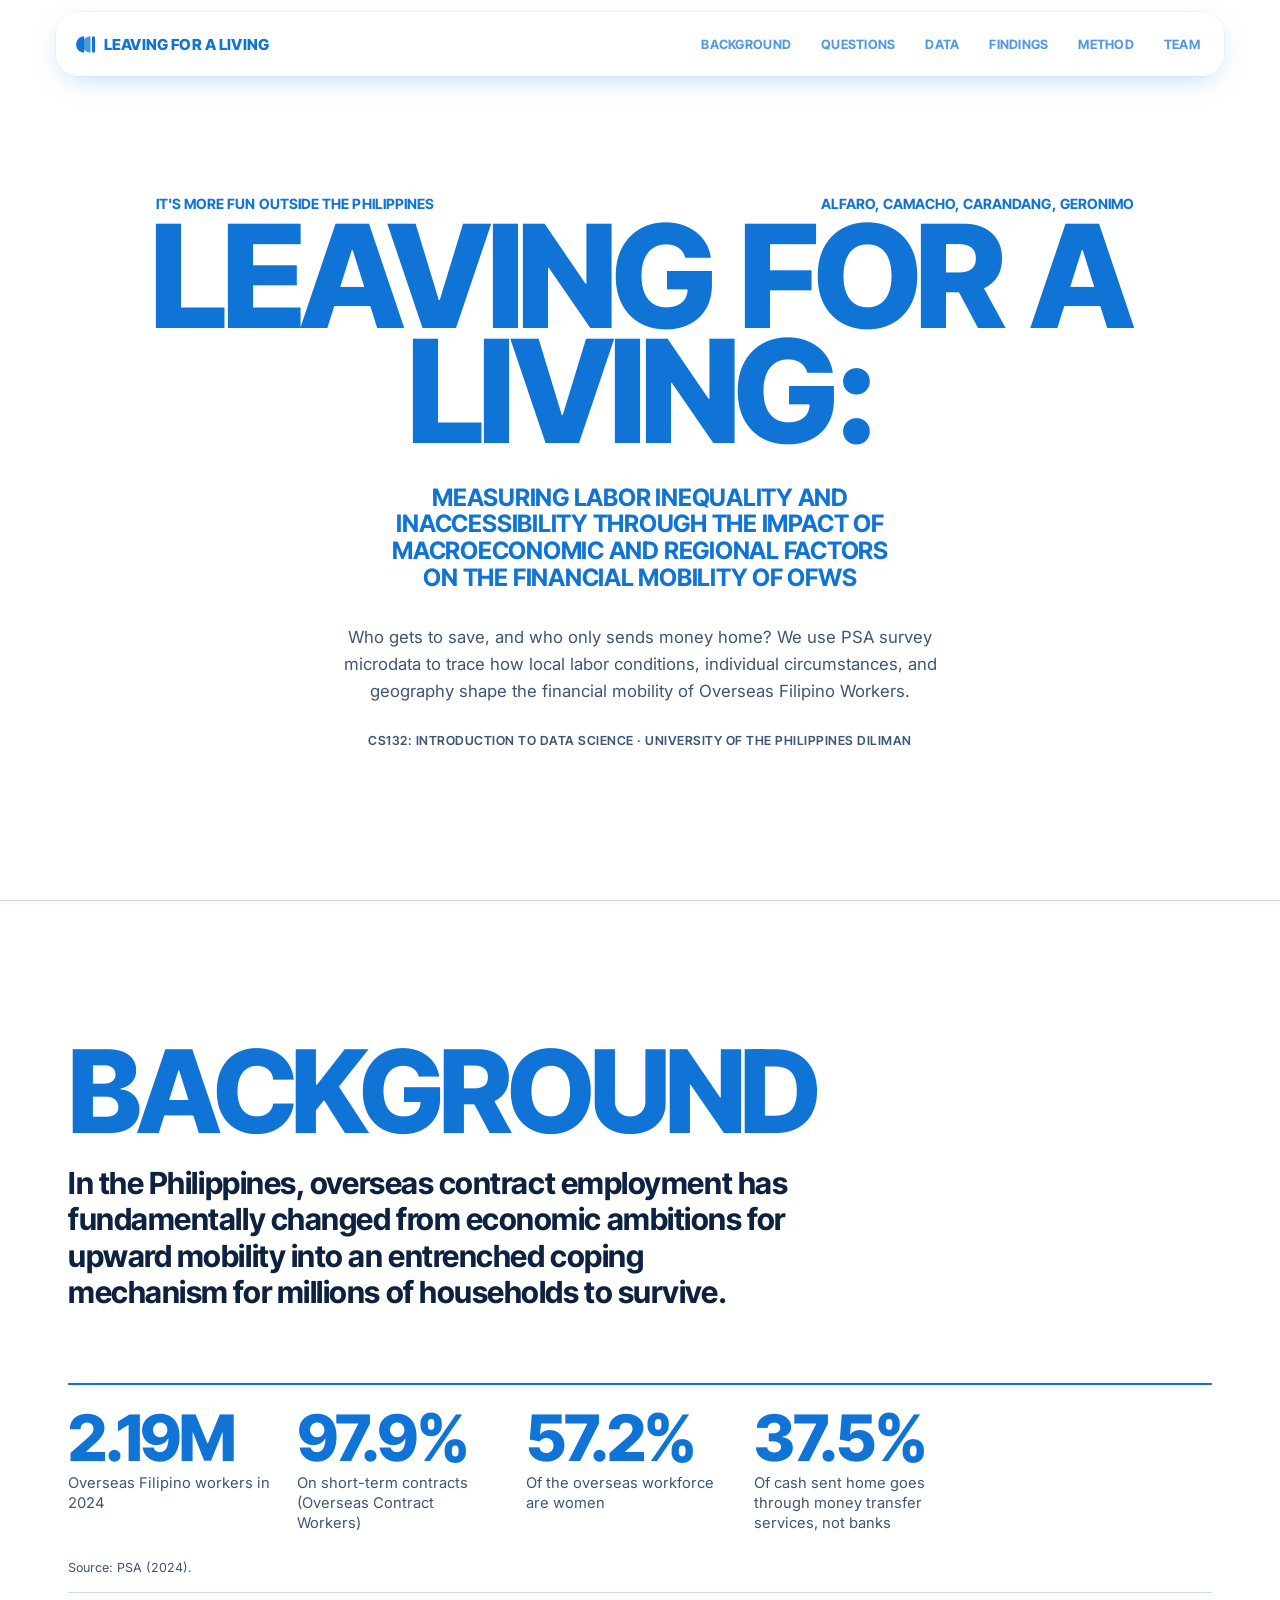
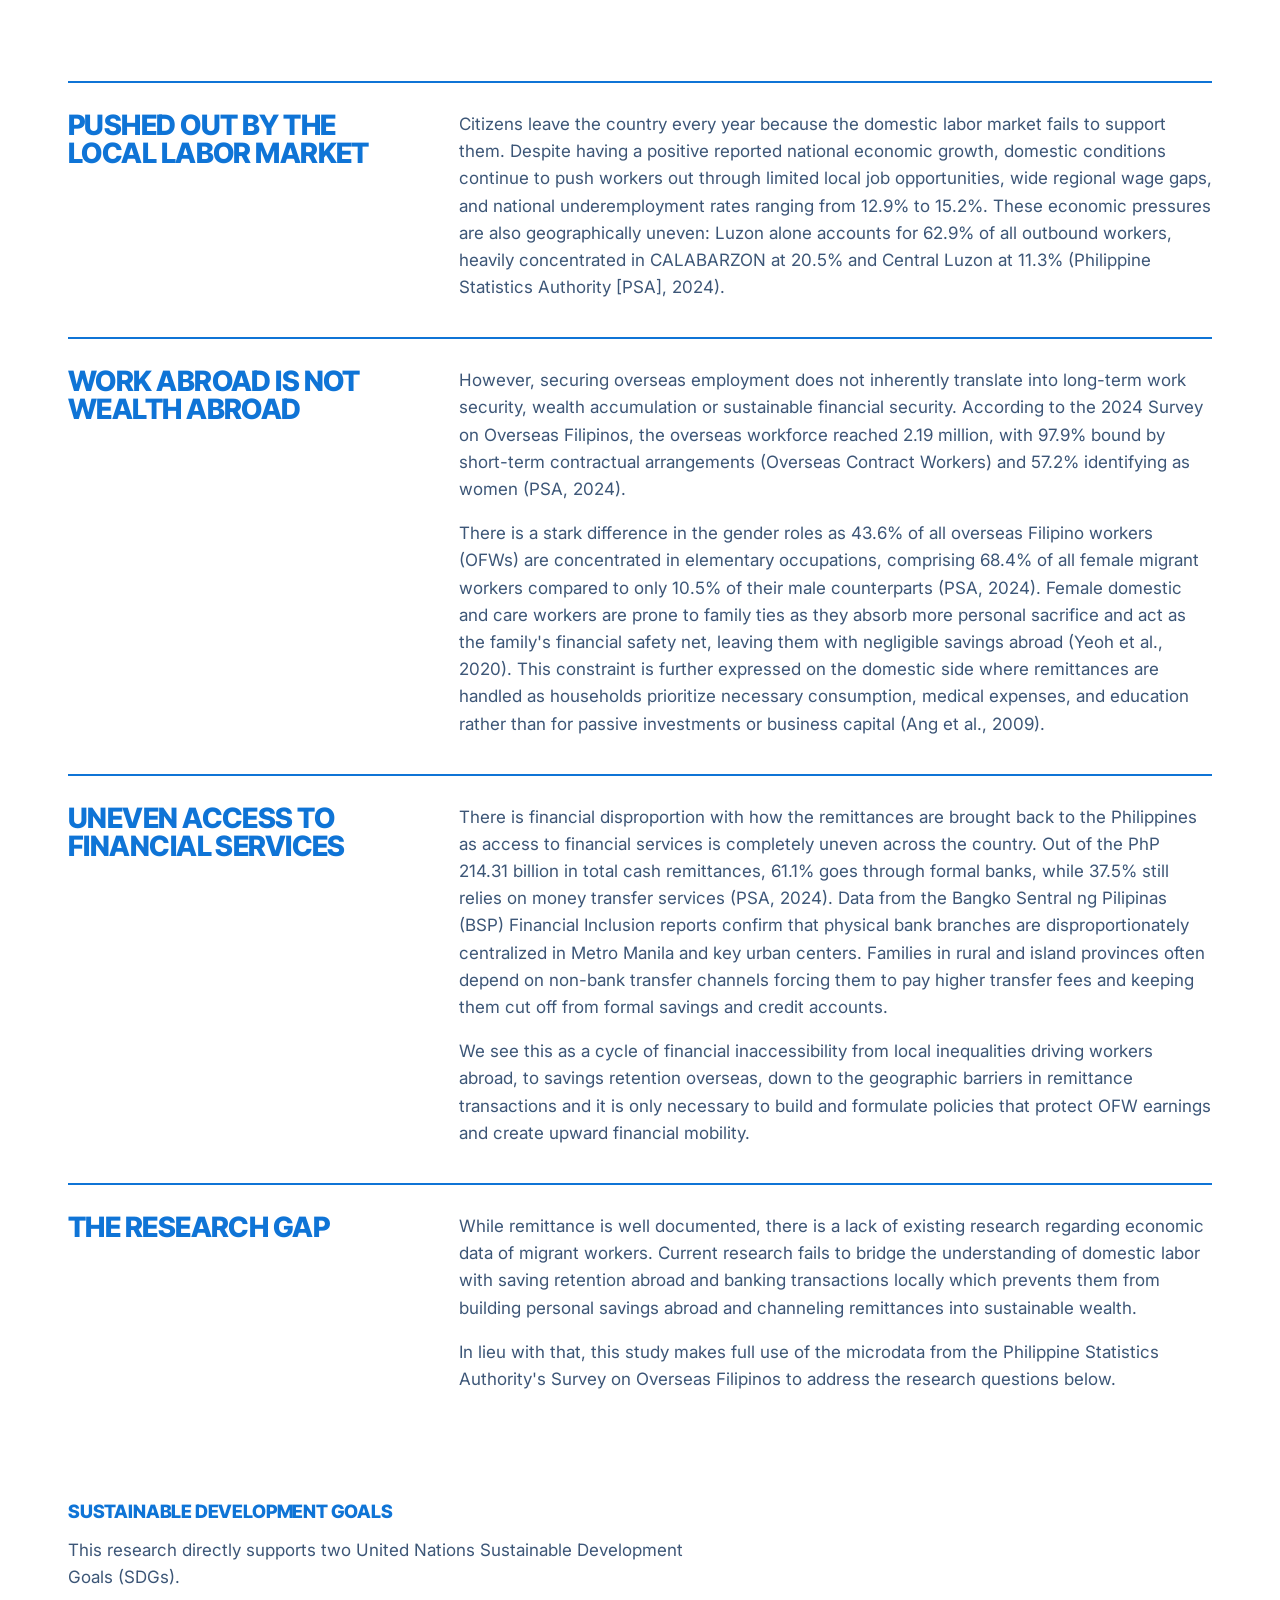
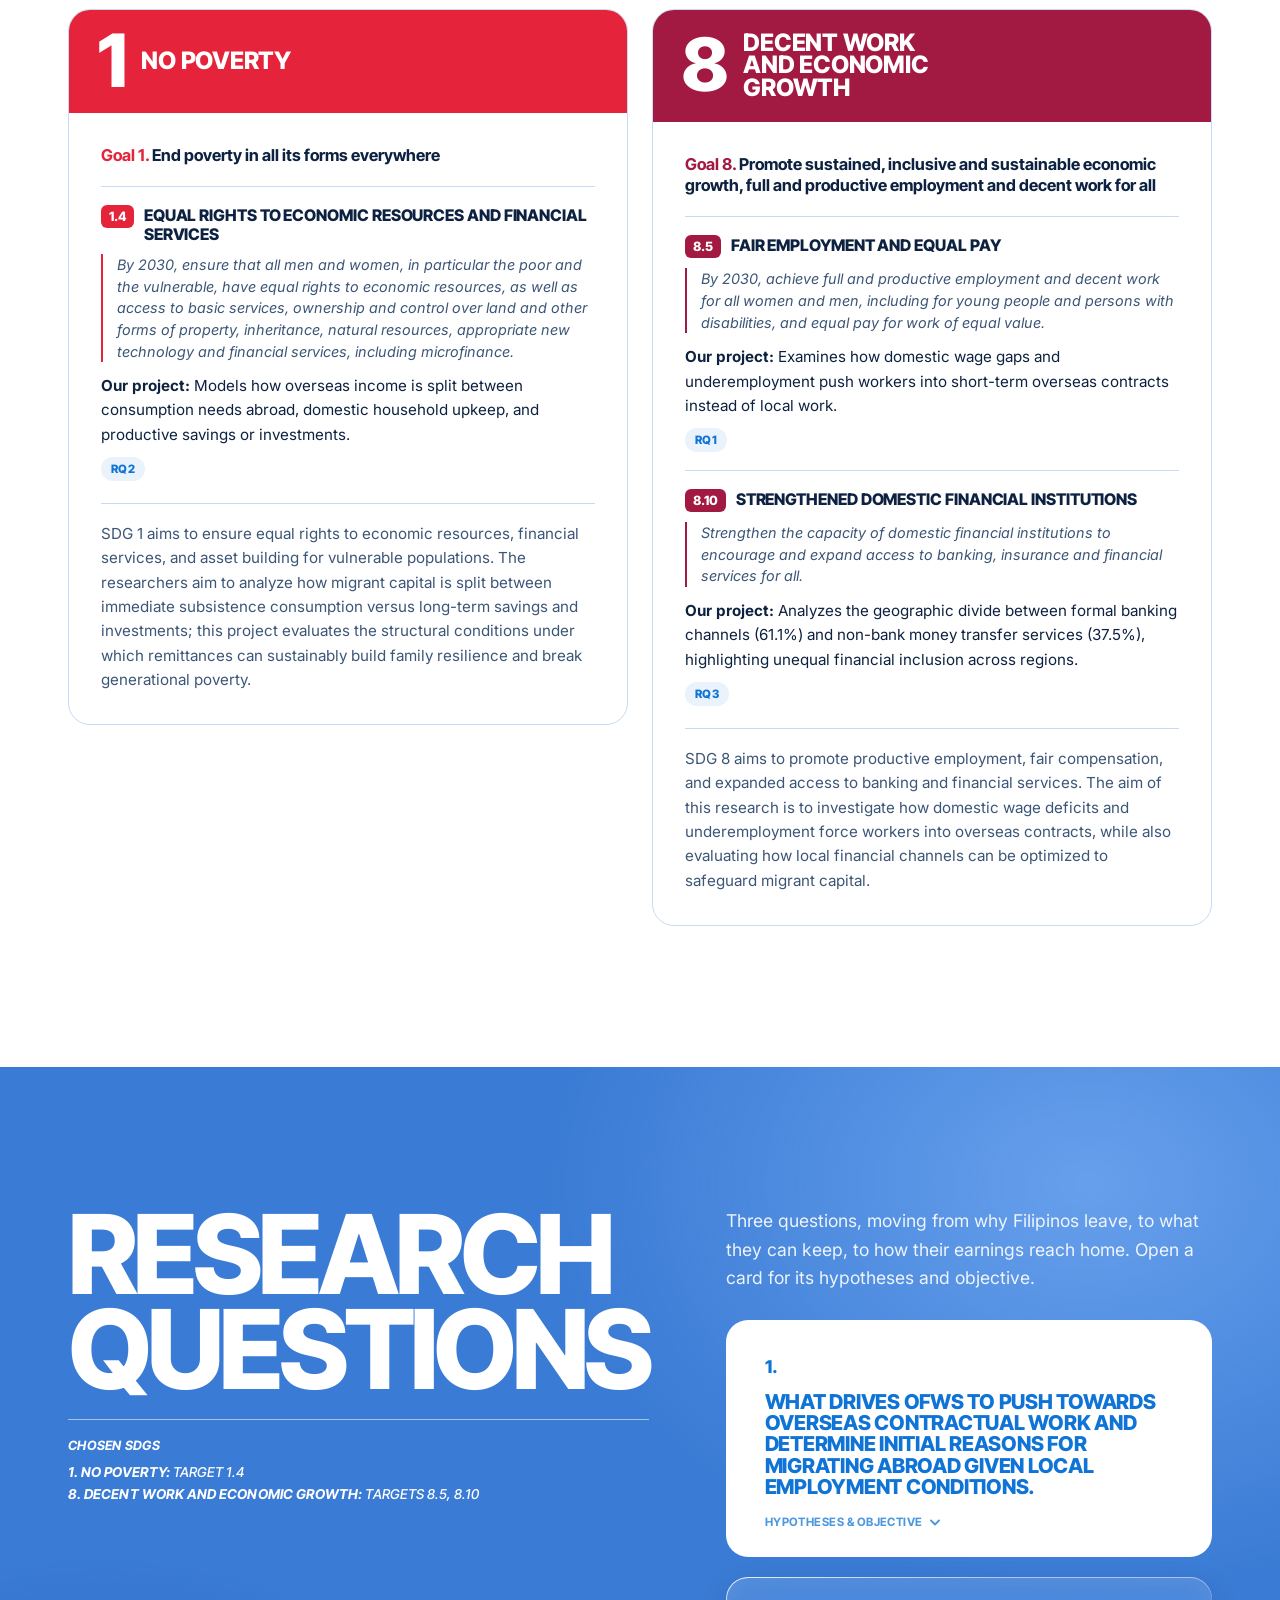
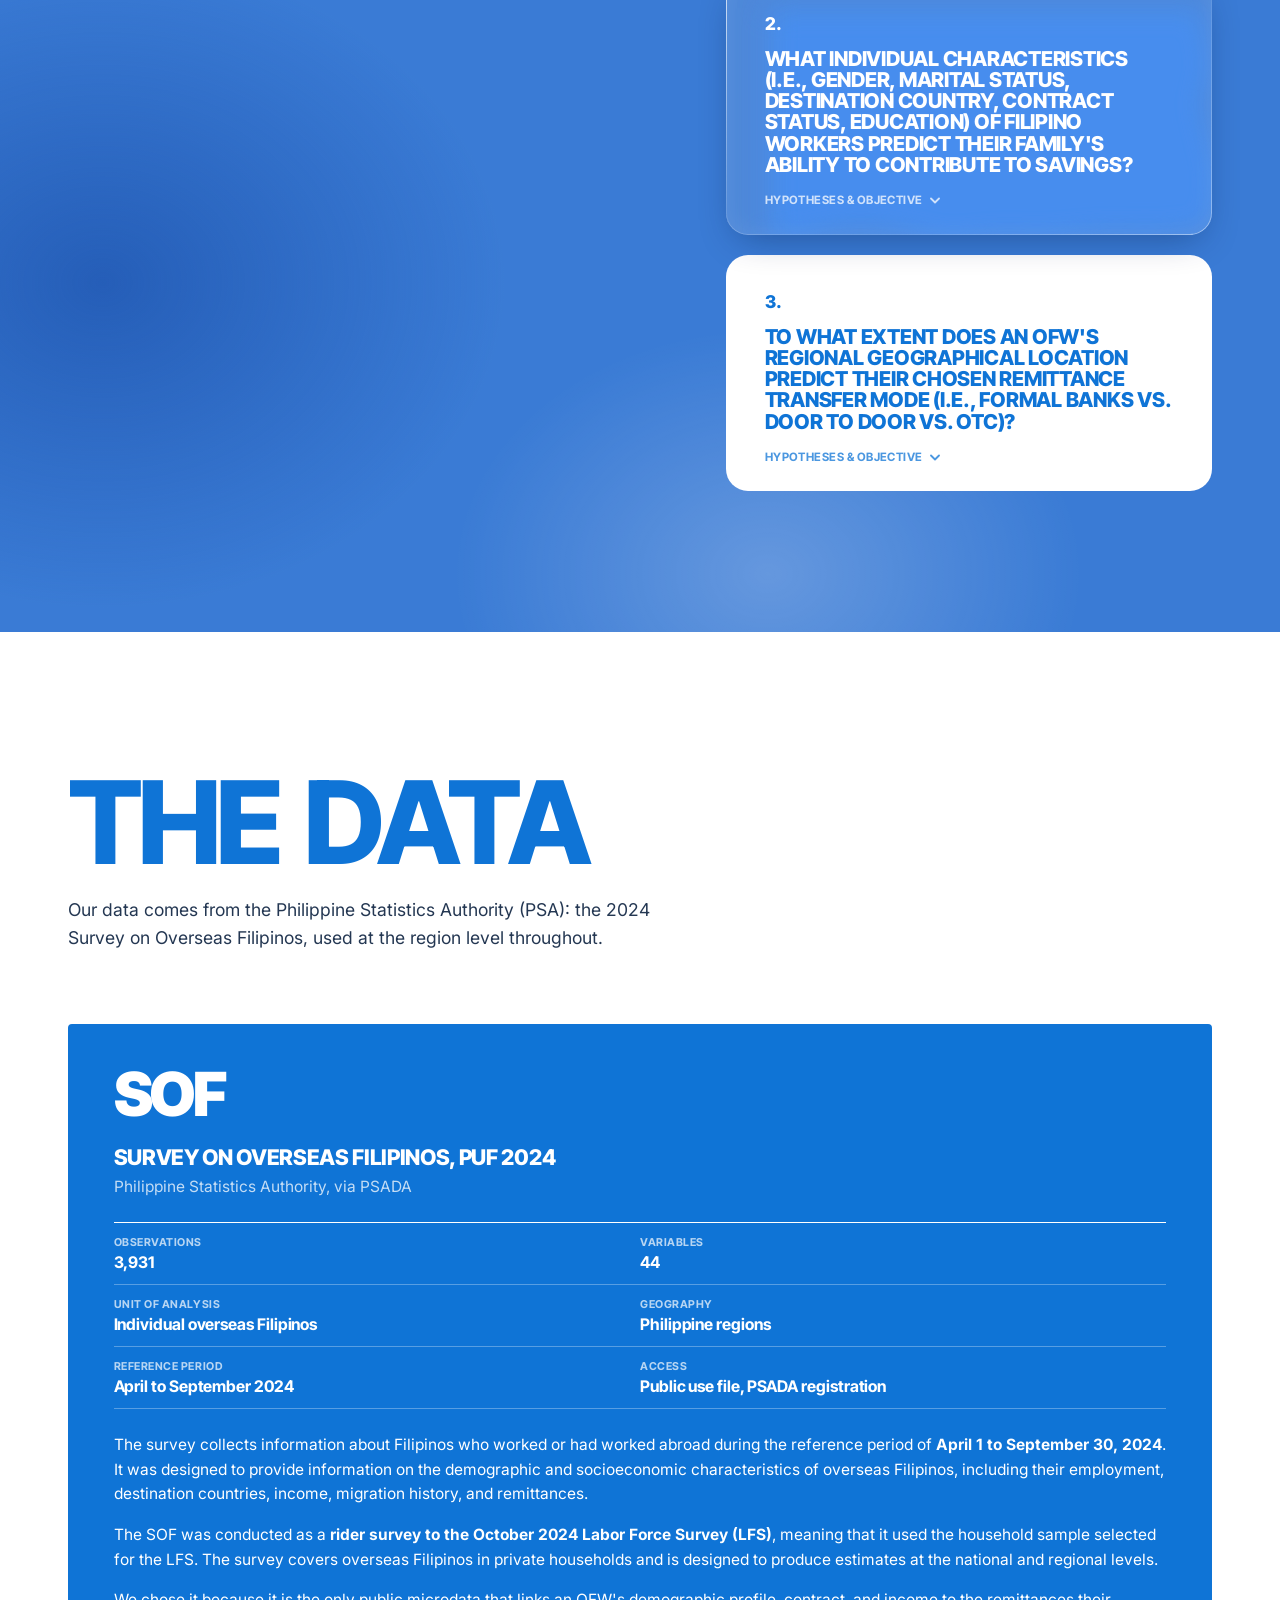
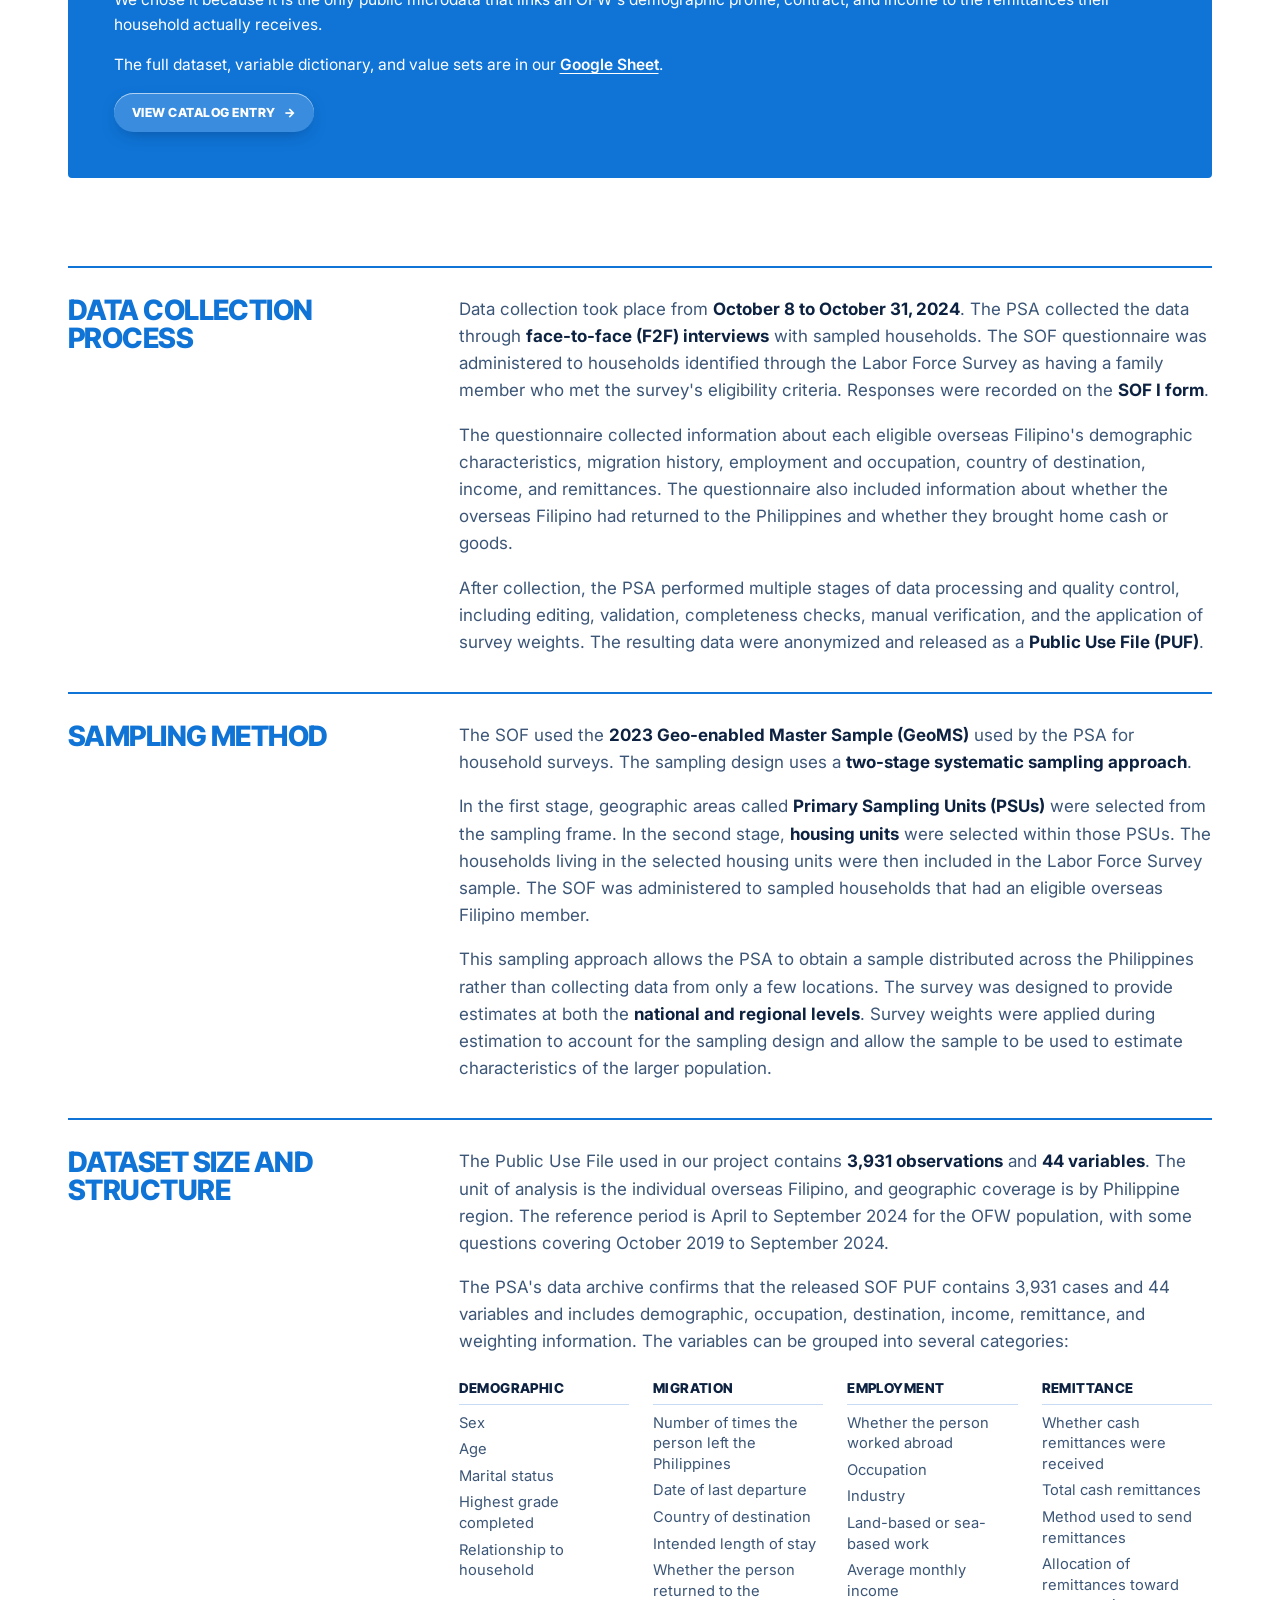
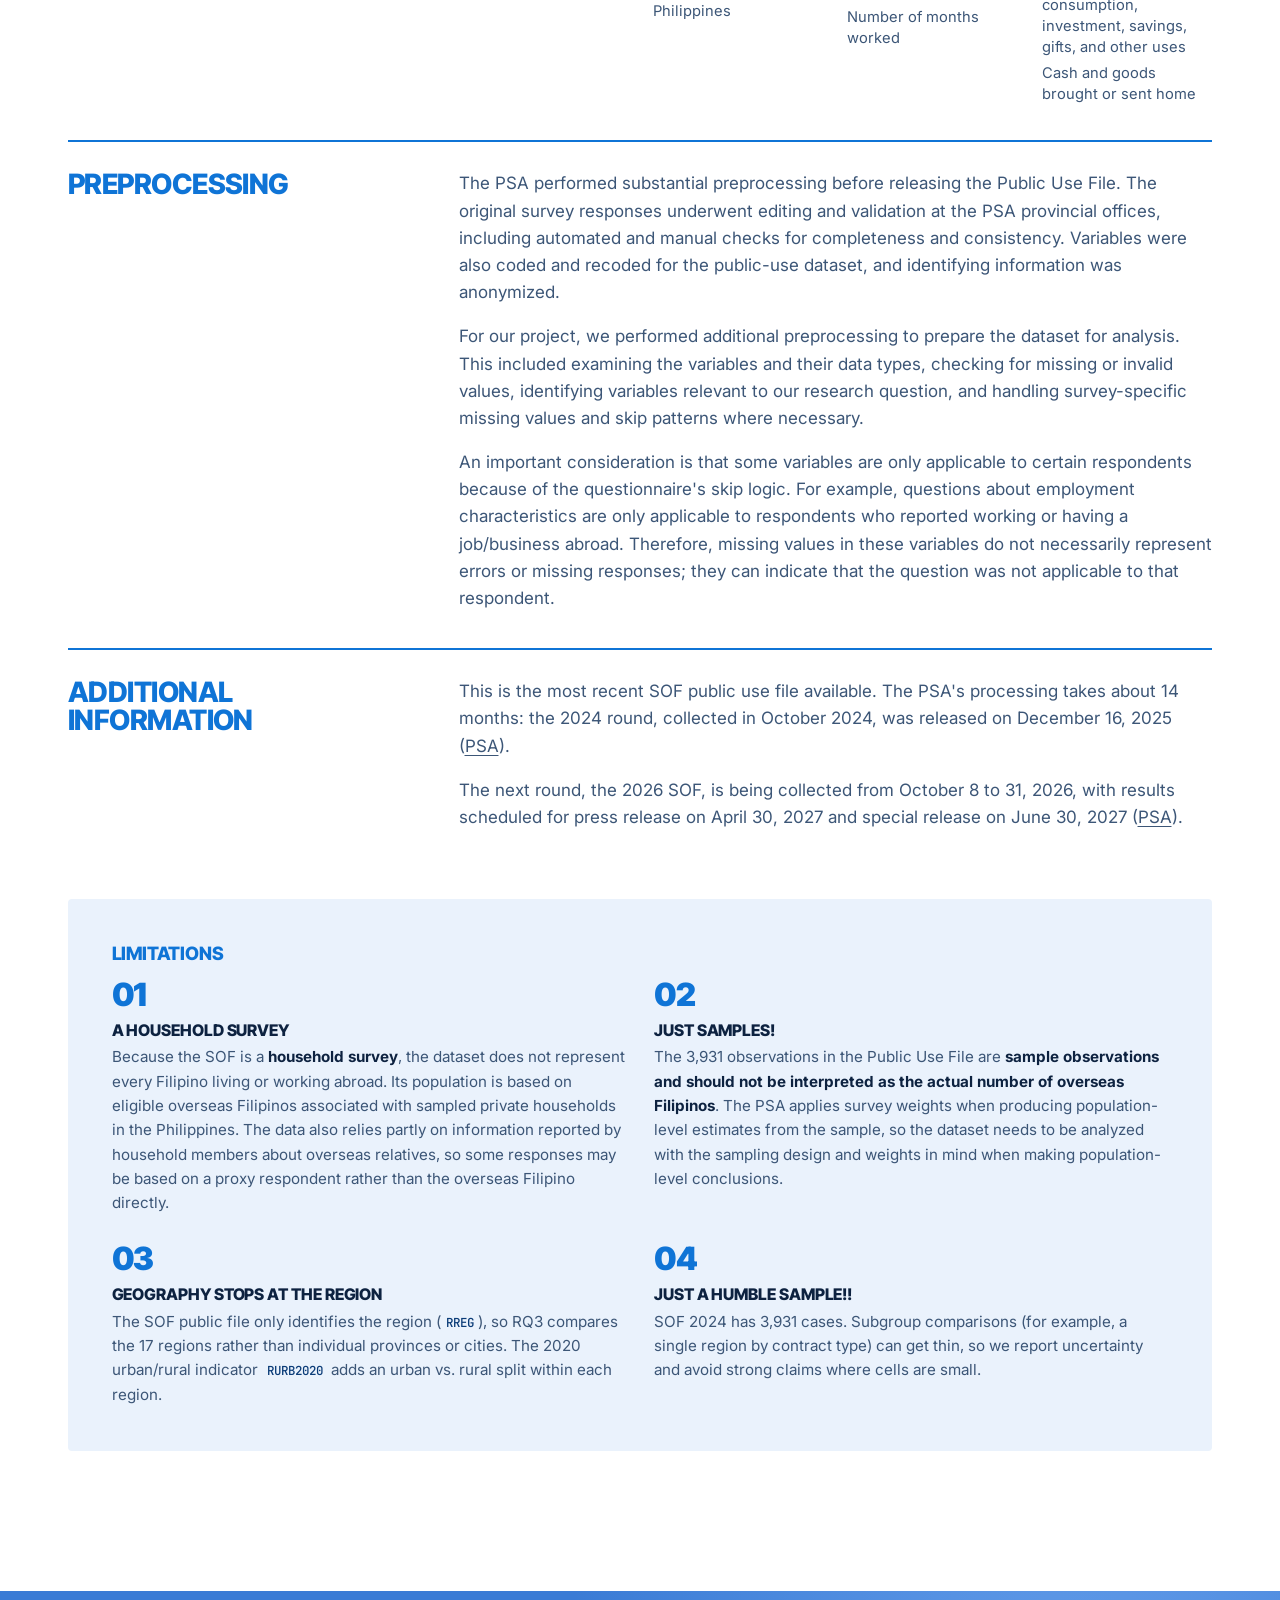
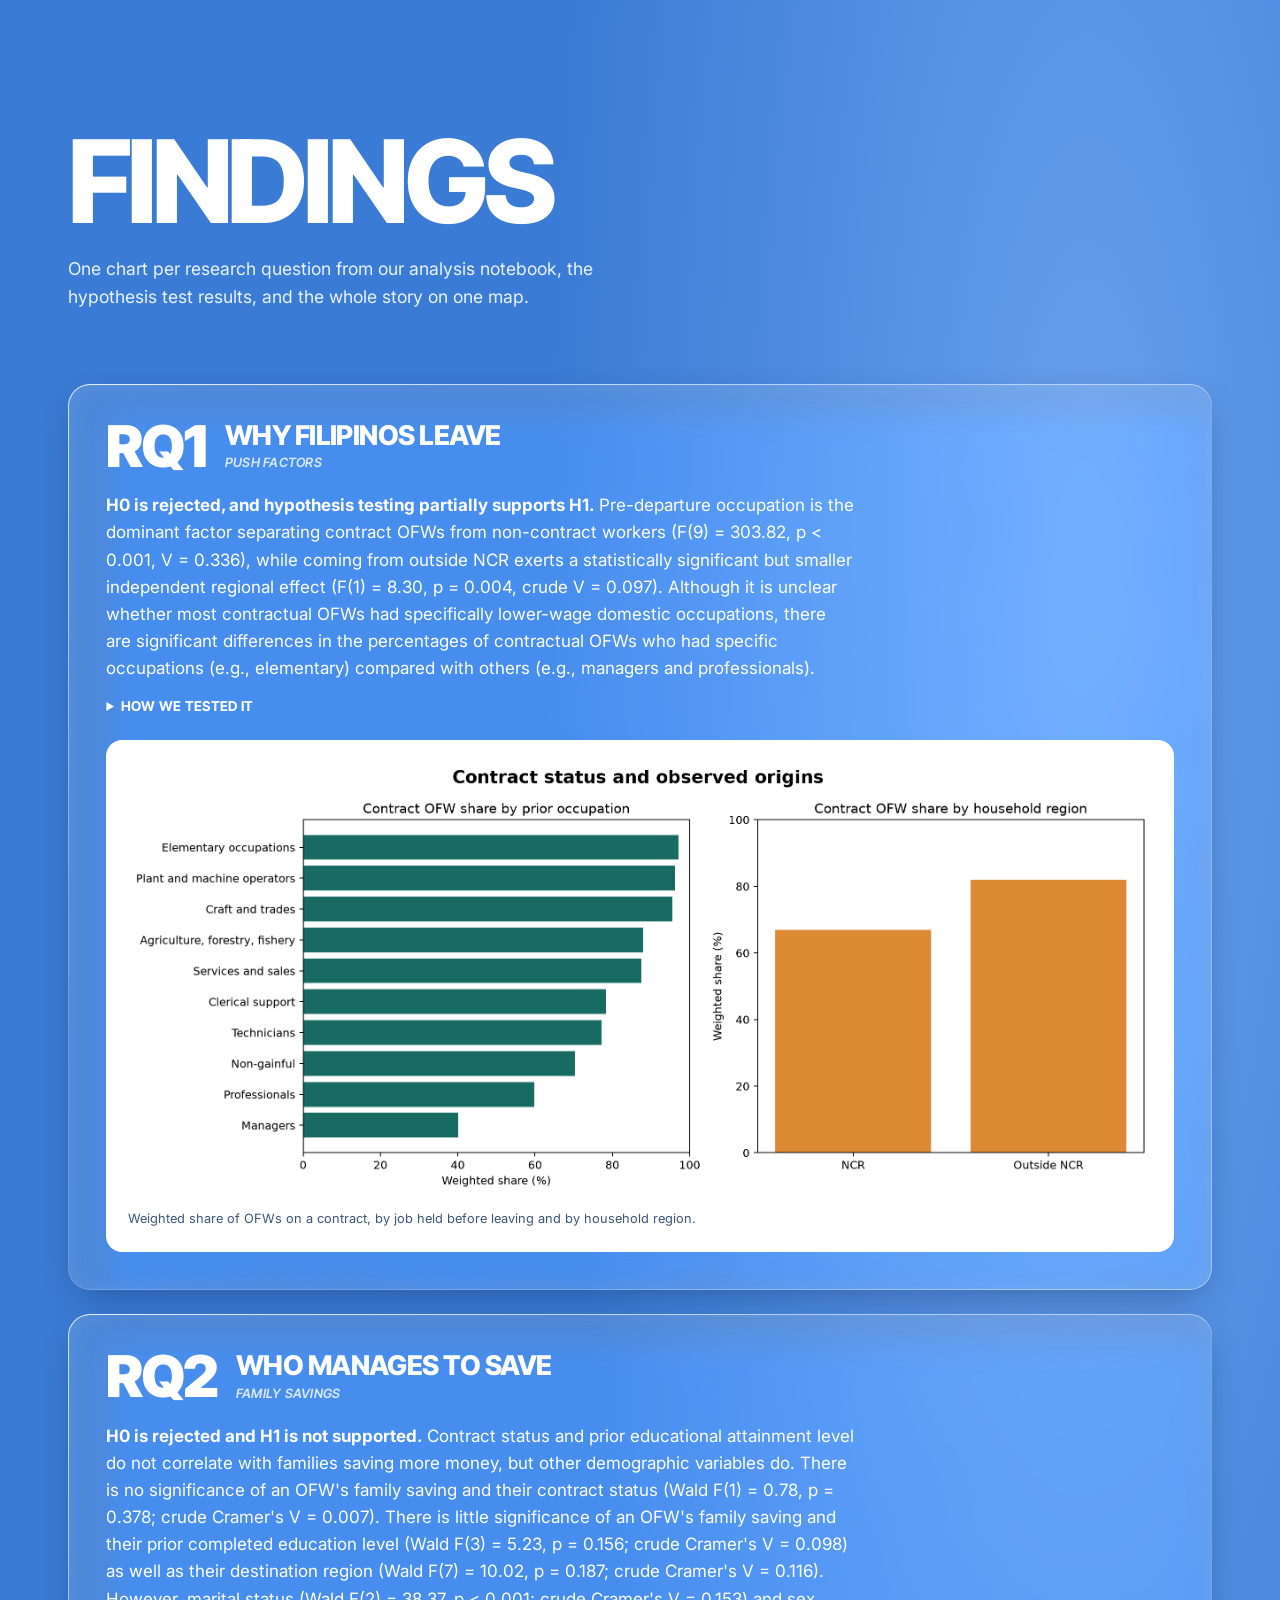
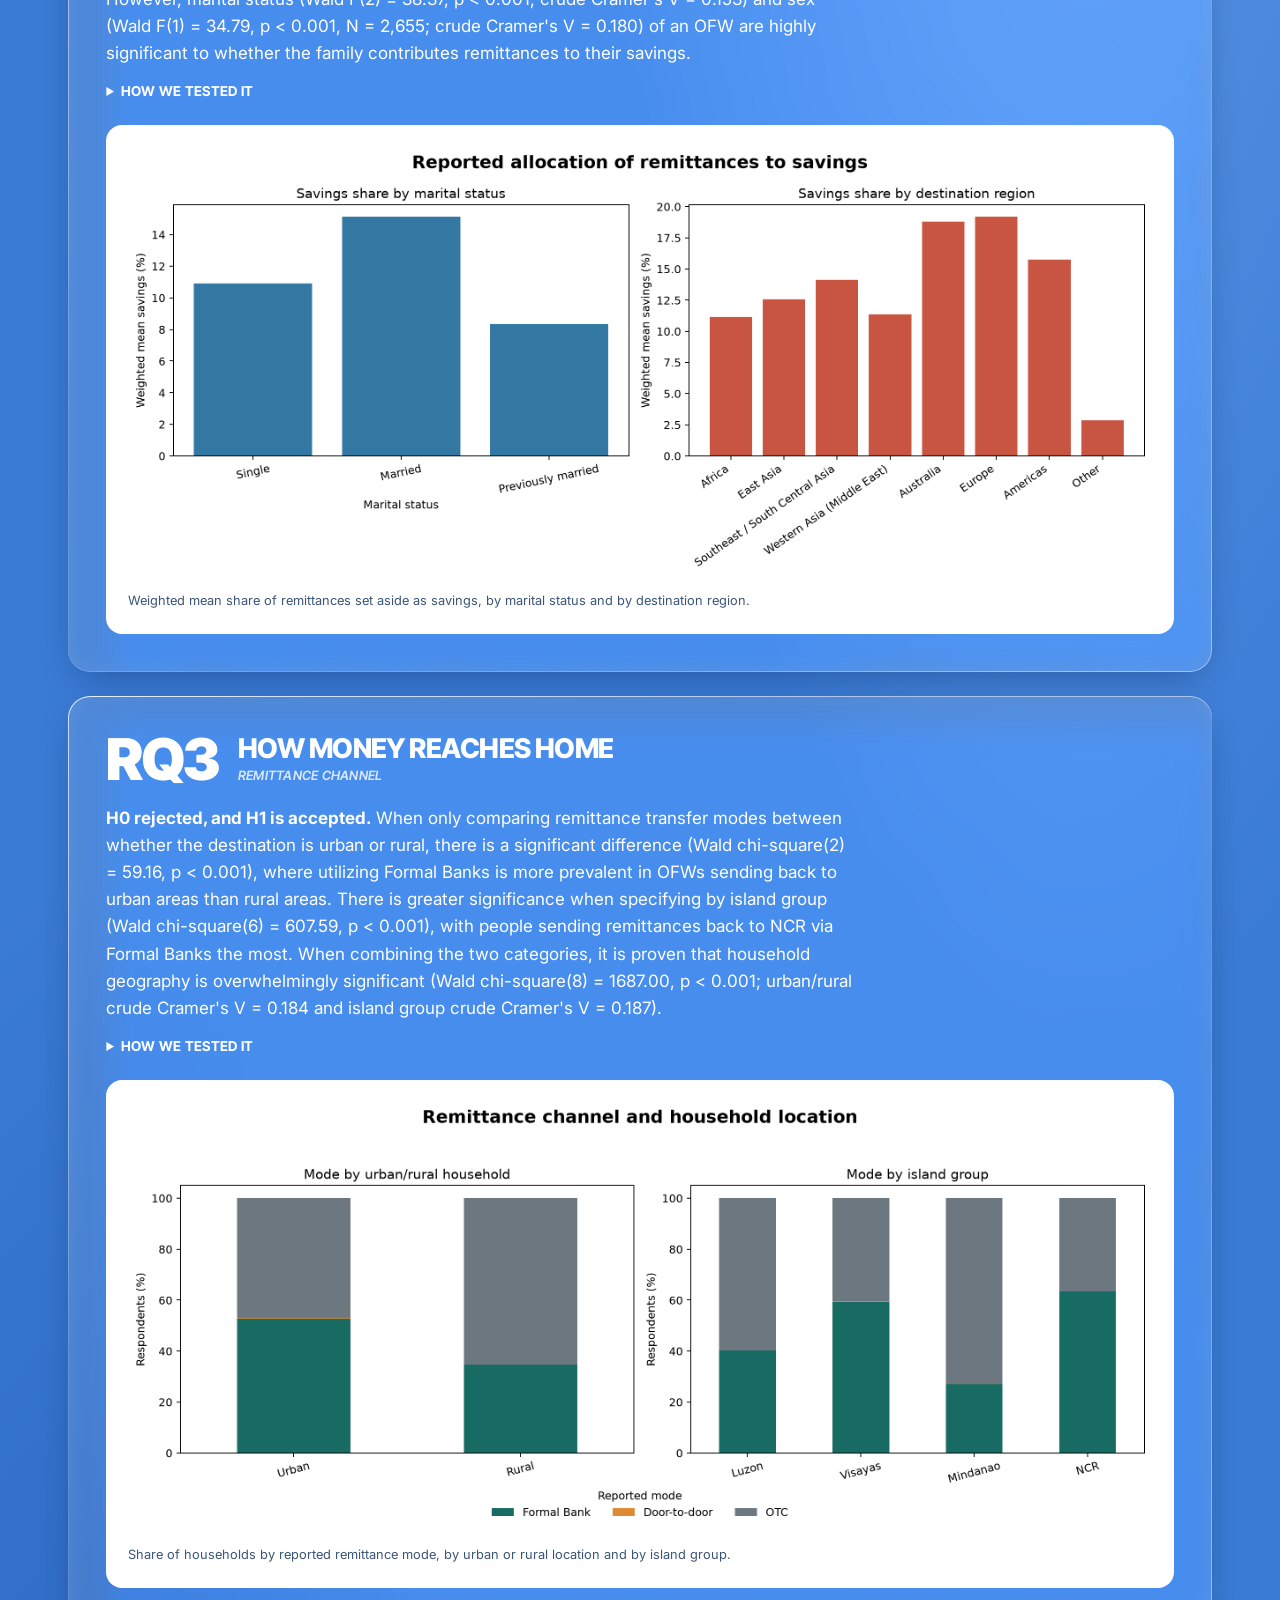
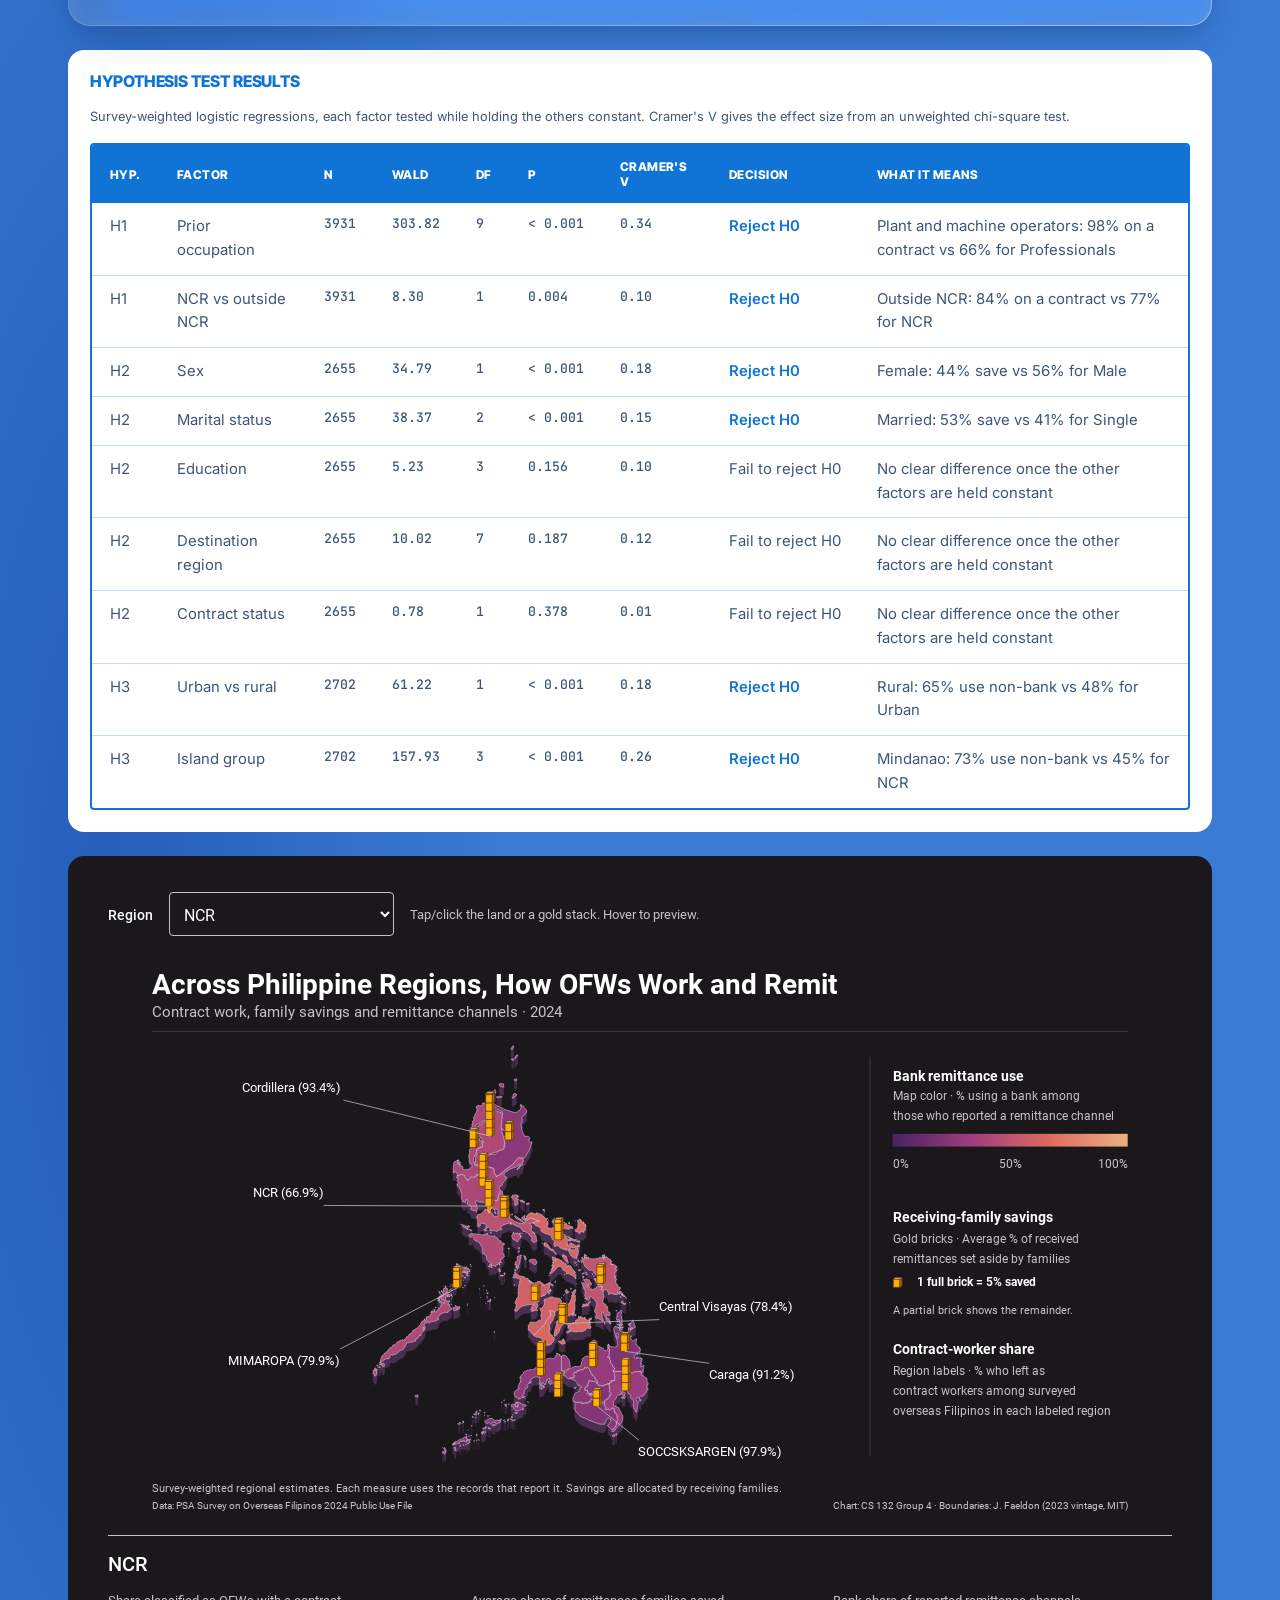
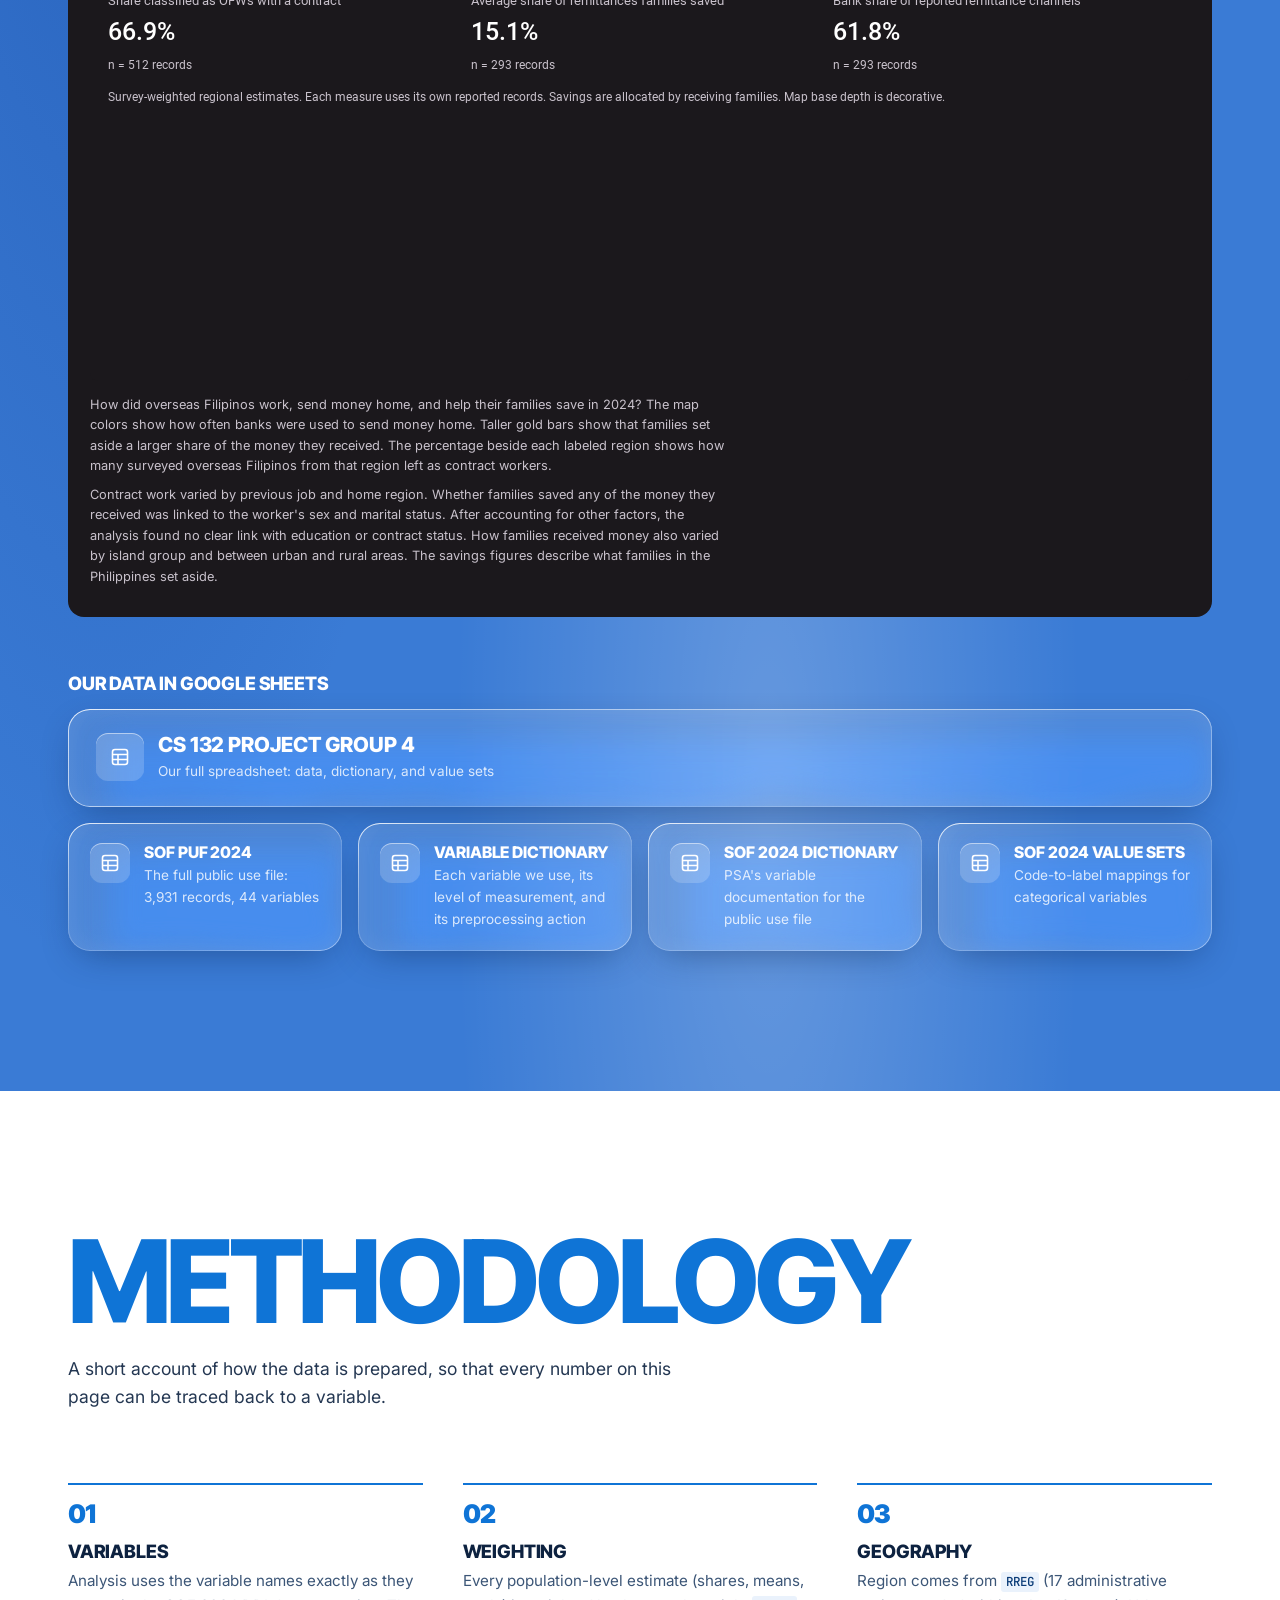
<file: index.html>
<!doctype html>
<html lang="en">
<head>
  <meta charset="utf-8">
  <meta name="viewport" content="width=device-width, initial-scale=1">
  <meta name="color-scheme" content="light">
  <meta name="theme-color" content="#ffffff">
  <title>Leaving for a Living | CS132 OFW Project</title>
  <meta name="description" content="A CS132 data science project on labor inequality and the financial mobility of Overseas Filipino Workers, using PSA survey microdata.">
  <link rel="preconnect" href="https://fonts.googleapis.com">
  <link rel="preconnect" href="https://fonts.gstatic.com" crossorigin>
  <link href="https://fonts.googleapis.com/css2?family=Inter+Tight:ital,wght@0,500;0,600;0,700;0,800;0,900;1,600&family=Inter:wght@400;500;600&family=JetBrains+Mono:wght@500&display=swap" rel="stylesheet">
  <link rel="stylesheet" href="assets/css/style.css?v=20261125a">
</head>
<body>
  <svg class="sr-only" aria-hidden="true" focusable="false">
    <filter id="glass-refract" x="0" y="0" width="100%" height="100%" color-interpolation-filters="sRGB">
      <feTurbulence type="fractalNoise" baseFrequency="0.008 0.012" numOctaves="2" seed="7" result="noise"/>
      <feGaussianBlur in="noise" stdDeviation="2" result="soft"/>
      <feDisplacementMap in="SourceGraphic" in2="soft" scale="38" xChannelSelector="R" yChannelSelector="G"/>
    </filter>
  </svg>

  <header class="topbar" data-tone="white">
    <div class="topbar-inner glass">
      <a class="brand" href="#top" aria-label="Back to top">
        <svg class="brand-mark" viewBox="0 0 22 18" aria-hidden="true">
          <path d="M9 0a9 9 0 0 0 0 18V0z"/>
          <path d="M16 0a9 9 0 0 0 0 18V0z" opacity=".75"/>
          <rect x="17.5" y="0" width="3.5" height="18" rx="1.75"/>
        </svg>
        <span data-bind="meta.brand"></span>
      </a>
      <nav class="nav" aria-label="Sections">
        <span class="nav-lens" aria-hidden="true"></span>
        <a href="#background">Background</a>
        <a href="#questions">Questions</a>
        <a href="#data">Data</a>
        <a href="#findings">Findings</a>
        <a href="#methodology">Method</a>
        <a href="#team">Team</a>
      </nav>
    </div>
  </header>

  <main id="top">
    <section class="hero" data-tone="white">
      <div id="hero-images" class="hero-images" aria-hidden="true"></div>
      <div class="wrap hero-inner">
        <div class="hero-lockup">
          <div class="hero-meta">
            <span data-bind="meta.groupName"></span>
            <span id="hero-names"></span>
          </div>
          <h1 class="hero-title" id="hero-title"></h1>
        </div>
        <p class="hero-subtitle" data-bind="meta.subtitle"></p>
        <p class="hero-thesis reveal" data-bind="meta.thesis"></p>
        <p class="hero-course"><span data-bind="meta.course"></span> &middot; <span data-bind="meta.university"></span></p>
      </div>
    </section>

    <section id="background" class="section tone-white bg-section" data-tone="white">
      <div class="wrap">
        <header class="section-head">
          <h2 class="display reveal">Back&shy;ground</h2>
          <p class="bg-lede reveal" data-bind="background.lede"></p>
        </header>
        <div id="bg-stats" class="bg-stats reveal"></div>
        <div id="bg-blocks" class="data-details"></div>
        <div class="sdg-block">
          <h3 class="eyebrow-lg">Sustainable Development Goals</h3>
          <p class="sdg-intro" data-bind="background.sdgIntro"></p>
          <div id="sdg-cards" class="sdg-cards"></div>
        </div>
      </div>
    </section>

    <section id="questions" class="section tone-blue" data-tone="blue">
      <div class="wrap rq-layout">
        <div class="rq-left">
          <div id="rq-image" class="rq-image" aria-hidden="true"></div>
          <h2 class="display reveal">Research<br>Questions</h2>
          <hr class="rule">
          <p class="eyebrow">Chosen SDGs</p>
          <ol id="sdg-list" class="sdgs"></ol>
        </div>
        <div class="rq-right">
          <p class="lede" data-bind="questions.intro"></p>
          <div id="questions-list" class="rq-list"></div>
        </div>
      </div>
    </section>

    <section id="data" class="section tone-white" data-tone="white">
      <div class="wrap">
        <header class="section-head">
          <h2 class="display reveal">The Data</h2>
          <p class="lede" data-bind="data.intro"></p>
        </header>
        <div id="datasets" class="dataset-grid"></div>
        <div id="data-details" class="data-details"></div>
        <div class="constraints reveal">
          <h3 class="eyebrow-lg">Limitations</h3>
          <ol id="constraints-list"></ol>
        </div>
      </div>
    </section>

    <section id="findings" class="section tone-blue" data-tone="blue">
      <div class="wrap">
        <header class="section-head">
          <h2 class="display reveal">Findings</h2>
          <p class="lede" data-bind="findings.intro"></p>
        </header>
        <div id="findings-list" class="findings"></div>
        <figure class="chart results reveal">
          <figcaption class="chart-title" data-bind="findings.results.title"></figcaption>
          <p class="chart-caption" data-bind="findings.results.intro"></p>
          <div class="table-scroll">
            <table class="var-table">
              <thead><tr><th scope="col">Hyp.</th><th scope="col">Factor</th><th scope="col">n</th><th scope="col">Wald</th><th scope="col">df</th><th scope="col">p</th><th scope="col">Cramer's V</th><th scope="col">Decision</th><th scope="col">What it means</th></tr></thead>
              <tbody id="results-rows"></tbody>
            </table>
          </div>
        </figure>
        <figure class="chart nutshell reveal">
          <iframe id="nutshell-frame" title="Interactive regional map of the Philippines" loading="lazy"></iframe>
          <div id="nutshell-caption" class="chart-caption"></div>
        </figure>
        <div class="sheets">
          <h3 class="eyebrow-lg">Our data in Google Sheets</h3>
          <ul id="sheets-list" class="sheets-list"></ul>
        </div>
      </div>
    </section>

    <section id="methodology" class="section tone-white" data-tone="white">
      <div class="wrap">
        <header class="section-head">
          <h2 class="display reveal">Method&shy;ology</h2>
          <p class="lede" data-bind="methodology.intro"></p>
        </header>
        <div id="method-steps" class="method-steps"></div>
        <div class="table-scroll reveal">
          <table class="var-table">
            <thead><tr><th scope="col">Variable</th><th scope="col">Meaning</th><th scope="col">Used for</th></tr></thead>
            <tbody id="var-rows"></tbody>
          </table>
        </div>
      </div>
    </section>

    <section id="team" class="section tone-blue" data-tone="blue">
      <div class="wrap">
        <header class="section-head">
          <h2 class="display reveal">The Team</h2>
          <p class="lede"><span data-bind="meta.groupName"></span>. <span data-bind="meta.course"></span>, <span data-bind="meta.university"></span>.</p>
        </header>
        <ul id="team-list" class="team"></ul>
      </div>
    </section>
  </main>

  <footer class="footer" data-tone="dark">
    <div class="wrap">
      <p class="eyebrow">References</p>
      <ol id="references-list" class="references"></ol>
      <p class="eyebrow">Data sources</p>
      <ul id="sources-list" class="sources"></ul>
      <p class="footer-note">Survey microdata are provided by the Philippine Statistics Authority under the PSADA Public Use File terms. Analysis and interpretation are the authors' own and do not represent the PSA.</p>
    </div>
  </footer>

  <noscript><p class="wrap">This site needs JavaScript enabled to load its content.</p></noscript>

  <script src="assets/js/content.js?v=20261125a"></script>
  <script src="assets/js/main.js?v=20261125a"></script>
</body>
</html>
</file>
<file: assets/css/style.css>
:root {
  --blue: #0f74d6;
  --blue-field: #3a7bd5;
  --blue-deep: #0b3c78;
  --navy: #082a55;
  --blue-tint: #eaf2fc;
  --blue-line: #c7dbf4;
  --white: #ffffff;
  --ink: #0d2240;
  --ink-soft: #3c5677;
  --yellow: #ffd23f;
  --green: #3ddc84;
  --sky: #a9cdff;

  --display: "Inter Tight", "Helvetica Neue", Helvetica, Arial, sans-serif;
  --text: "Inter", system-ui, -apple-system, "Helvetica Neue", sans-serif;
  --mono: "JetBrains Mono", ui-monospace, Menlo, monospace;

  --wrap: 1240px;
  --gutter: clamp(16px, 4vw, 48px);
  --radius: 4px;
  --ease-out: cubic-bezier(0.2, 0.8, 0.2, 1);
  --bar-h: 64px;
}

*, *::before, *::after { box-sizing: border-box; }

html { scroll-behavior: smooth; scroll-padding-top: calc(var(--bar-h) + 12px); }

body {
  margin: 0;
  background: var(--white);
  color: var(--ink);
  font: 400 1.0625rem/1.6 var(--text);
  -webkit-font-smoothing: antialiased;
  -moz-osx-font-smoothing: grayscale;
  text-rendering: optimizeLegibility;
}

h1, h2, h3 { margin: 0; font-family: var(--display); }
p { margin: 0 0 1em; }
a { color: inherit; text-underline-offset: 3px; }
img { max-width: 100%; }
code {
  font: 500 0.82em var(--mono);
  padding: 0.1em 0.4em;
  border-radius: 3px;
  background: var(--blue-tint);
  color: var(--blue-deep);
  white-space: nowrap;
}
.tone-blue code { background: rgba(255, 255, 255, 0.16); color: var(--white); }
.muted { opacity: 0.7; font-style: italic; }

.wrap { max-width: var(--wrap); margin: 0 auto; padding: 0 var(--gutter); }

.display {
  font: 800 clamp(3rem, 9vw, 8rem)/0.86 var(--display);
  letter-spacing: -0.045em;
  word-spacing: 0.08em;
  text-transform: uppercase;
  hyphens: manual;
}
.eyebrow {
  font: 700 0.8rem/1.3 var(--display);
  letter-spacing: 0.02em;
  text-transform: uppercase;
  font-style: italic;
  margin: 0 0 10px;
}
.eyebrow-lg {
  font: 800 1.15rem/1.1 var(--display);
  letter-spacing: -0.01em;
  text-transform: uppercase;
  margin: 0 0 16px;
}
.lede { font-size: 1.1rem; max-width: 56ch; margin: 0; opacity: 0.9; }

.section { padding: clamp(80px, 11vw, 150px) 0; position: relative; }

.tone-blue {
  color: var(--white);
  background:
    radial-gradient(60% 50% at 85% 10%, rgba(140, 190, 255, 0.55), transparent 70%),
    radial-gradient(45% 40% at 8% 70%, rgba(20, 70, 160, 0.55), transparent 70%),
    radial-gradient(35% 30% at 60% 95%, rgba(255, 255, 255, 0.22), transparent 70%),
    var(--blue-field);
}
.tone-white { background: var(--white); color: var(--ink); }
.tone-white .display { color: var(--blue); }

.section-head { display: grid; gap: 24px; margin-bottom: clamp(40px, 6vw, 72px); }

.topbar {
  position: fixed; inset: 12px 0 auto 0; z-index: 20;
  padding: 0 var(--gutter);
  pointer-events: none;
  color: var(--blue);
  transition: color 240ms var(--ease-out);
}
.topbar[data-tone="blue"], .topbar[data-tone="dark"] { color: var(--white); }

.topbar-inner {
  pointer-events: auto;
  max-width: calc(var(--wrap) - 2 * var(--gutter) + 24px);
  margin: 0 auto;
  height: var(--bar-h);
  display: flex; align-items: center; gap: 20px;
  padding: 0 10px 0 20px;
  border-radius: 999px;
}

.brand {
  display: inline-flex; align-items: center; gap: 8px;
  font: 800 0.95rem var(--display); letter-spacing: 0.01em; text-transform: uppercase;
  text-decoration: none; flex-shrink: 0;
}
.brand-mark { width: 20px; height: 17px; fill: currentColor; transition: fill 240ms var(--ease-out); }
.topbar[data-tone="blue"] .brand-mark,
.topbar[data-tone="dark"] .brand-mark { fill: var(--yellow); }

.nav { position: relative; display: flex; gap: 2px; margin-left: auto; overflow-x: auto; scrollbar-width: none; padding: 4px 0; }
.nav::-webkit-scrollbar { display: none; }
.nav a {
  position: relative; z-index: 1;
  font: 700 0.8rem var(--display); letter-spacing: 0.02em; text-transform: uppercase;
  text-decoration: none; white-space: nowrap;
  padding: 10px 14px; border-radius: 999px;
  opacity: 0.72;
  transition: opacity 160ms ease-out, transform 100ms ease-out;
}
.nav a:hover, .nav a.active { opacity: 1; }
.nav a:active { transform: scale(0.94); }

.nav-lens {
  position: absolute; left: 0; top: 4px; bottom: 4px; width: 0;
  border-radius: 999px;
  background: color-mix(in srgb, currentColor 14%, transparent);
  box-shadow:
    inset 0 1px 0 rgba(255, 255, 255, 0.55),
    inset 0 -1px 1px rgba(255, 255, 255, 0.15),
    0 2px 8px -2px rgba(8, 42, 85, 0.25);
  opacity: 0;
  transition: transform 420ms var(--ease-out), width 420ms var(--ease-out), opacity 200ms ease-out;
}

@media (max-width: 760px) {
  .topbar { inset: 8px 0 auto 0; padding: 0 8px; }
  .topbar-inner { padding: 0 6px 0 16px; gap: 8px; height: 56px; }
  .brand span { display: none; }
  .nav a { padding: 9px 11px; font-size: 0.74rem; }
}

.hero {
  position: relative; overflow: hidden;
  min-height: 100svh;
  display: flex; align-items: center;
  padding: calc(var(--bar-h) + 52px) 0 72px;
  color: var(--blue);
  background: var(--white);
}
.hero-inner { position: relative; z-index: 2; width: 100%; text-align: center; }

.hero-meta span:last-child { margin-left: auto; text-align: right; }
.hero-lockup { --title-size: clamp(3.1rem, 11.2vw, 10.25rem); width: fit-content; max-width: 100%; margin: 0 auto; }
.hero-meta {
  display: flex; justify-content: space-between; gap: 4px 16px; flex-wrap: wrap;
  margin: 0 0 6px;

  padding-left: calc(var(--title-size) * 0.037);
  margin-right: calc(var(--title-size) * -0.032);

  width: 0; min-width: calc(100% + var(--title-size) * 0.032);
  font: 700 clamp(0.72rem, 1.1vw, 0.95rem)/1.2 var(--display);
  letter-spacing: 0.005em; text-transform: uppercase; text-align: left;
}

.hero-title {
  font: 800 var(--title-size)/0.8 var(--display);
  letter-spacing: -0.045em;
  word-spacing: 0.06em;
  text-transform: uppercase;
  margin: 0 0 clamp(24px, 3vw, 36px);
}
.hero-title .line { display: block; }

.hero-subtitle {
  font: 700 clamp(1rem, 1.9vw, 1.5rem)/1.12 var(--display);
  letter-spacing: -0.01em;
  text-transform: uppercase;
  max-width: 34ch; margin: 0 auto 32px;
  text-wrap: balance;
}
.hero-thesis {
  max-width: 54ch; margin: 0 auto 28px;
  color: var(--ink-soft); font-size: 1.05rem;
}
.hero-course {
  margin: 0;
  font: 600 0.78rem var(--display); letter-spacing: 0.04em; text-transform: uppercase;
  color: var(--ink-soft);
}

.hero-images { position: absolute; inset: 0; z-index: 1; pointer-events: none; }
.hero-img { position: absolute; bottom: 0; height: min(88%, 900px); width: auto; max-width: none; object-fit: contain; }
.hero-img-left { left: -4%; }
.hero-img-right { right: -4%; }
.hero-img.is-blurred { filter: blur(7px); }
@media (max-width: 760px) { .hero-img { height: 46%; opacity: 0.35; } }

@media (prefers-reduced-motion: no-preference) {
  .hero-meta, .hero-title .line, .hero-subtitle, .hero-course {
    animation: rise 900ms var(--ease-out) both;
  }
  .hero-title .line:nth-child(1) { animation-delay: 60ms; }
  .hero-title .line:nth-child(2) { animation-delay: 140ms; }
  .hero-subtitle { animation-delay: 240ms; }
  .hero-course { animation-delay: 320ms; }
  .hero-img { animation: fade 1200ms var(--ease-out) both 200ms; }
}
@keyframes rise { from { opacity: 0; transform: translateY(0.35em); } to { opacity: 1; transform: none; } }
@keyframes fade { from { opacity: 0; } }

.can-reveal .reveal { opacity: 0; transform: translateY(28px); transition: opacity 700ms var(--ease-out), transform 700ms var(--ease-out); }
.can-reveal .reveal.is-in { opacity: 1; transform: none; }

.bg-section { border-top: 1px solid var(--blue-line); }
.bg-lede { font: 700 clamp(1.25rem, 2.4vw, 1.9rem)/1.2 var(--display); letter-spacing: -0.015em; color: var(--ink); max-width: 36ch; margin: 0; }
.bg-stats {
  display: grid; grid-template-columns: repeat(auto-fit, minmax(min(100%, 220px), 1fr)); gap: 0;
  border-top: 2px solid var(--blue); border-bottom: 1px solid var(--blue-line);
}
.bg-stat { padding: 24px 24px 24px 0; display: grid; gap: 8px; align-content: start; }
.bg-stat-value { font: 800 clamp(2.6rem, 5vw, 4rem)/0.9 var(--display); letter-spacing: -0.045em; color: var(--blue); }
.bg-stat-label { font-size: 0.92rem; line-height: 1.35; color: var(--ink-soft); max-width: 24ch; }
.bg-stat-source { grid-column: 1 / -1; margin: 0 0 14px; font-size: 0.78rem; color: var(--ink-soft); }

.sdg-block { margin-top: clamp(40px, 6vw, 72px); }
.sdg-block .eyebrow-lg { color: var(--blue); }
.sdg-intro { color: var(--ink-soft); max-width: 60ch; }
.sdg-cards { display: grid; grid-template-columns: repeat(auto-fit, minmax(min(100%, 420px), 1fr)); gap: 24px; margin-top: 8px; align-items: start; }
.sdg-card { border-radius: 22px; overflow: hidden; background: #fff; border: 1px solid var(--blue-line); }

.sdg-tile {
  display: flex; align-items: center; gap: 18px;
  padding: 22px 28px; background: var(--sdg); color: #fff;
}
.sdg-tile-num { font: 800 clamp(3.2rem, 6vw, 4.6rem)/0.8 var(--display); letter-spacing: -0.05em; }
.sdg-tile-name { font: 800 clamp(1.15rem, 2vw, 1.5rem)/0.95 var(--display); text-transform: uppercase; letter-spacing: -0.01em; max-width: 14ch; }
.sdg-body { padding: clamp(22px, 3vw, 32px); color: var(--ink); }
.sdg-goal { font: 700 1.02rem/1.3 var(--display); margin-bottom: 20px; }
.sdg-goal span { color: var(--sdg); }
.sdg-target { padding: 18px 0; border-top: 1px solid var(--blue-line); }
.sdg-target h4 { display: flex; align-items: baseline; gap: 10px; margin: 0 0 10px; font: 800 1rem/1.2 var(--display); text-transform: uppercase; letter-spacing: -0.005em; }
.sdg-target-id { flex-shrink: 0; font: 800 0.8rem var(--display); color: #fff; background: var(--sdg); padding: 4px 8px; border-radius: 6px; }
.sdg-target blockquote { margin: 0 0 12px; padding-left: 14px; border-left: 2px solid var(--sdg); font-size: 0.9rem; line-height: 1.5; color: var(--ink-soft); font-style: italic; }
.sdg-connection { font-size: 0.95rem; margin: 0 0 10px; }
.sdg-rqs { display: flex; gap: 6px; margin: 0; }
.sdg-rqs a {
  font: 800 0.72rem var(--display); letter-spacing: 0.03em; text-decoration: none;
  padding: 5px 10px; border-radius: 999px; color: var(--blue); background: var(--blue-tint);
  transition: transform 100ms ease-out;
}
.sdg-rqs a:active { transform: scale(0.95); }
.sdg-why { font-size: 0.95rem; color: var(--ink-soft); margin: 4px 0 0; padding-top: 18px; border-top: 1px solid var(--blue-line); }

.hyp { display: grid; grid-template-columns: auto 1fr; gap: 10px; margin-bottom: 10px; }
.hyp:last-child { margin-bottom: 0; }
.hyp-tag {
  font: 800 0.78rem/1 var(--display); padding: 5px 7px; border-radius: 6px; height: fit-content;
  background: color-mix(in srgb, currentColor 12%, transparent);
}
.rq-card.is-solid .hyp-tag { color: var(--blue); }
.hyp-tag sub { font-size: 0.7em; }
.obj-items { margin: 8px 0 0; padding-left: 1.1em; }

.rq-layout { display: grid; grid-template-columns: 1fr minmax(0, 520px); gap: clamp(40px, 6vw, 96px); align-items: start; }
.rq-left { position: sticky; top: calc(var(--bar-h) + 52px); display: flex; flex-direction: column; }
.rq-image img { display: block; max-height: 46vh; width: auto; margin-bottom: -0.2em; }
.rq-left .display { font-size: clamp(3.2rem, 8.6vw, 8rem); }
.rule { width: 100%; border: 0; border-top: 1px solid rgba(255, 255, 255, 0.55); margin: 22px 0 18px; }
.sdgs { list-style: none; margin: 0; padding: 0; display: grid; gap: 4px; }
.sdgs li { font: italic 500 0.85rem/1.3 var(--display); text-transform: uppercase; letter-spacing: 0.005em; }
.sdgs strong { font-weight: 700; }

.rq-right .lede { margin-bottom: 28px; }
.rq-list { display: grid; gap: 20px; }

.rq-card { border-radius: var(--radius); transition: box-shadow 200ms var(--ease-out), background-color 200ms var(--ease-out); }
.rq-card.is-solid { background: var(--white); color: var(--blue); }
.rq-card.is-glass { color: var(--white); }
.rq-card.is-solid:hover { box-shadow: 0 18px 40px -18px rgba(8, 42, 85, 0.55); }

.rq-toggle {
  all: unset; box-sizing: border-box; display: block; width: 100%;
  padding: clamp(24px, 3vw, 36px) clamp(24px, 3vw, 40px) 22px;
  cursor: pointer;
  transition: transform 100ms ease-out;
}
.rq-toggle:active { transform: scale(0.985); }
.rq-toggle:focus-visible { outline: 3px solid var(--yellow); outline-offset: 3px; border-radius: var(--radius); }

.rq-num { display: block; font: 800 1.1rem var(--display); margin-bottom: 14px; }
.rq-question {
  display: block;
  font: 800 clamp(1.05rem, 1.6vw, 1.3rem)/1.04 var(--display);
  letter-spacing: -0.012em;
  text-transform: uppercase;
}
.rq-more {
  display: inline-flex; align-items: center; gap: 6px; margin-top: 18px;
  font: 700 0.72rem var(--display); letter-spacing: 0.04em; text-transform: uppercase;
  opacity: 0.75;
}
.rq-more svg { width: 12px; height: 12px; transition: transform 300ms var(--ease-out); }
.rq-card.is-open .rq-more svg { transform: rotate(180deg); }

.rq-detail { display: grid; grid-template-rows: 0fr; transition: grid-template-rows 380ms var(--ease-out); }
.rq-card.is-open .rq-detail { grid-template-rows: 1fr; }
.rq-detail-inner { overflow: hidden; }
.rq-detail dl {
  margin: 0; padding: 0 clamp(24px, 3vw, 40px) clamp(24px, 3vw, 32px);
  display: grid; gap: 14px;
  opacity: 0; transition: opacity 240ms ease-out;
}
.rq-card.is-open .rq-detail dl { opacity: 1; transition-delay: 80ms; }
.rq-detail dt { font: 700 0.72rem var(--display); letter-spacing: 0.04em; text-transform: uppercase; opacity: 0.7; margin-bottom: 2px; }
.rq-detail dd { margin: 0; font-size: 0.98rem; line-height: 1.5; }
.rq-card.is-solid .rq-detail dd { color: var(--ink); }

@media (max-width: 900px) {
  .rq-layout { grid-template-columns: 1fr; }
  .rq-left { position: static; }
}

.dataset-grid { display: grid; grid-template-columns: repeat(auto-fit, minmax(min(100%, 340px), 1fr)); gap: 24px; }
.dataset {
  padding: clamp(28px, 3.4vw, 44px);
  border-radius: var(--radius);
  display: flex; flex-direction: column;
  border: 2px solid var(--blue);
  color: var(--ink);
}
.dataset:first-child { background: var(--blue); color: var(--white); }
.dataset-top { display: flex; align-items: center; justify-content: space-between; gap: 12px; margin-bottom: 28px; }
.dataset-abbr { font: 900 clamp(2.6rem, 5vw, 3.8rem)/0.8 var(--display); letter-spacing: -0.05em; color: var(--blue); }
.dataset:first-child .dataset-abbr { color: var(--white); }
.dataset h3 { font: 800 1.35rem/1.05 var(--display); letter-spacing: -0.015em; text-transform: uppercase; margin-bottom: 6px; }
.dataset-pub { font-size: 0.88rem; opacity: 0.75; margin-bottom: 22px; }
.dataset p { font-size: 0.97rem; }
.dataset p a { font-weight: 600; }
.dataset:first-child code { background: rgba(255, 255, 255, 0.16); color: var(--white); }

.facts { display: grid; grid-template-columns: 1fr 1fr; gap: 0; margin: 0 0 24px; border-top: 1px solid currentColor; }
.facts div { padding: 12px 12px 12px 0; border-bottom: 1px solid color-mix(in srgb, currentColor 30%, transparent); }
.facts div:last-child:nth-child(odd) { grid-column: 1 / -1; }
.facts dt { font: 700 0.68rem var(--display); letter-spacing: 0.05em; text-transform: uppercase; opacity: 0.7; }
.facts dd { margin: 3px 0 0; font: 700 1rem/1.25 var(--display); letter-spacing: -0.005em; }

.btn {
  align-self: flex-start; margin-top: auto;
  display: inline-flex; align-items: center; gap: 8px;
  font: 800 0.78rem var(--display); letter-spacing: 0.04em; text-transform: uppercase;
  text-decoration: none;
  padding: 12px 18px; border-radius: 999px;
  background: var(--blue); color: var(--white);
  transition: transform 100ms ease-out, box-shadow 200ms var(--ease-out);
}
.btn::after { content: "\2192"; transition: transform 200ms var(--ease-out); }
.btn:hover { box-shadow: 0 10px 24px -10px rgba(15, 116, 214, 0.7); }
.btn:hover::after { transform: translateX(3px); }
.btn:active { transform: scale(0.97); }
.dataset:first-child .btn { background: var(--white); color: var(--blue); }

.data-details { margin-top: clamp(48px, 7vw, 88px); }
.data-block {
  display: grid; grid-template-columns: minmax(0, 1fr) minmax(0, 2.2fr); gap: 16px 48px;
  padding: 28px 0 36px; border-top: 2px solid var(--blue);
}
.data-block h3 { font: 800 clamp(1.3rem, 2.2vw, 1.75rem)/1 var(--display); letter-spacing: -0.02em; text-transform: uppercase; color: var(--blue); }
.data-block-body { max-width: 70ch; color: var(--ink-soft); }
.data-block-body p:last-child { margin-bottom: 0; }
.data-block-body strong { color: var(--ink); }
.var-groups { display: grid; grid-template-columns: repeat(auto-fit, minmax(min(100%, 150px), 1fr)); gap: 24px; margin-top: 24px; }
.var-group h4 { margin: 0 0 8px; font: 800 0.85rem var(--display); letter-spacing: 0.03em; text-transform: uppercase; color: var(--ink); padding-bottom: 8px; border-bottom: 1px solid var(--blue-line); }
.var-group ul { list-style: none; margin: 0; padding: 0; display: grid; gap: 6px; font-size: 0.92rem; line-height: 1.4; }
@media (max-width: 760px) { .data-block { grid-template-columns: 1fr; } }

.constraints {
  margin-top: 32px;
  padding: clamp(28px, 3.4vw, 44px);
  border-radius: var(--radius);
  background: var(--blue-tint);
  color: var(--ink);
}
.constraints .eyebrow-lg { color: var(--blue); }
.constraints ol { margin: 0; padding: 0; list-style: none; counter-reset: c; display: grid; grid-template-columns: repeat(auto-fit, minmax(min(100%, 380px), 1fr)); gap: 28px; }
.constraints li { counter-increment: c; font-size: 0.95rem; color: var(--ink-soft); }
.constraints li::before {
  content: counter(c, decimal-leading-zero);
  display: block; margin-bottom: 10px;
  font: 900 2rem/1 var(--display); letter-spacing: -0.04em; color: var(--blue);
}
.constraints li strong { color: var(--ink); }
.constraints .constraint-title { display: block; font: 800 1rem/1.15 var(--display); text-transform: uppercase; letter-spacing: -0.005em; color: var(--ink); margin-bottom: 6px; }

.findings { display: grid; gap: 24px; }
.finding { padding: clamp(24px, 3vw, 40px); }
.finding-head { display: grid; grid-template-columns: auto 1fr auto; gap: 20px; align-items: center; }
.finding-rq { font: 900 clamp(2.4rem, 4.6vw, 3.6rem)/0.8 var(--display); letter-spacing: -0.05em; }
.finding-head h3 { font: 800 clamp(1.25rem, 2.2vw, 1.7rem)/1 var(--display); letter-spacing: -0.02em; text-transform: uppercase; margin-bottom: 6px; }
.finding-q { font: italic 600 0.8rem var(--display); text-transform: uppercase; letter-spacing: 0.02em; opacity: 0.8; margin: 0; }
.finding-summary { max-width: 68ch; margin: 22px 0 0; }
.finding-test { max-width: 68ch; margin: 16px 0 0; font-size: 0.9rem; }
.finding-test summary { cursor: pointer; font: 700 0.85rem var(--display); text-transform: uppercase; letter-spacing: 0.02em; }
.finding-test p, .finding-test ul { margin: 10px 0 0; }
.finding-test li + li { margin-top: 6px; }
.finding-charts { display: grid; grid-template-columns: repeat(auto-fit, minmax(min(100%, 340px), 1fr)); gap: 20px; margin-top: 26px; }

@media (max-width: 600px) {
  .finding-head { grid-template-columns: auto 1fr; gap: 10px 16px; }
  .finding-head .btn { grid-column: 1 / -1; justify-self: start; }
}

.placeholder {
  grid-column: 1 / -1;
  display: flex; flex-direction: column; align-items: center; justify-content: center; gap: 6px;
  min-height: 200px; padding: 24px; text-align: center;
  border: 1.5px dashed rgba(255, 255, 255, 0.5); border-radius: var(--radius);
}
.placeholder span { font: 800 1.1rem var(--display); text-transform: uppercase; letter-spacing: -0.01em; }
.placeholder small { font-size: 0.85rem; opacity: 0.8; }

.chart { margin: 0; padding: 22px; border-radius: var(--radius); background: var(--white); color: var(--ink); }
.chart img { display: block; width: 100%; height: auto; }
.chart-title { font: 800 1rem/1.15 var(--display); text-transform: uppercase; letter-spacing: -0.005em; color: var(--blue); margin-bottom: 16px; }
.chart-caption { font-size: 0.8rem; color: var(--ink-soft); margin: 14px 0 0; }
.tone-blue .chart code { background: var(--blue-tint); color: var(--blue-deep); }

.results, .nutshell { margin-top: 24px; }
.results .chart-caption { margin: 0 0 16px; }
.results td:nth-child(n+3):nth-child(-n+7) { font: 500 0.82rem var(--mono); white-space: nowrap; }
.results .is-reject td:nth-child(8) { color: var(--blue); font-weight: 600; white-space: nowrap; }
.results .is-keep td:nth-child(8) { white-space: nowrap; }
.nutshell iframe { display: block; width: 100%; height: 80vh; border: 0; border-radius: 8px; }
.nutshell .chart-caption p { margin: 0 0 8px; max-width: 80ch; }
/* Matches the dark course theme of the map exported from the notebook. */
.chart.nutshell { background: #1B181C; }
.nutshell .chart-caption { color: #C8C1CB; }

.bar-chart { display: grid; gap: 10px; }
.bar-row { display: grid; grid-template-columns: minmax(80px, 34%) 1fr auto; align-items: center; gap: 12px; font-size: 0.85rem; }
.bar-label { color: var(--ink-soft); overflow: hidden; text-overflow: ellipsis; white-space: nowrap; }
.bar-track { height: 16px; background: var(--blue-tint); border-radius: 2px; overflow: hidden; }
.bar-fill {
  display: block; height: 100%; width: var(--w); background: var(--blue); border-radius: 2px;
  transform-origin: left center;
}
.can-reveal .finding .bar-fill { transform: scaleX(0); transition: transform 900ms var(--ease-out) 200ms; }
.can-reveal .finding.is-in .bar-fill { transform: none; }
.bar-value { font: 500 0.78rem var(--mono); color: var(--ink); min-width: 4ch; text-align: right; }

.method-steps { display: grid; grid-template-columns: repeat(auto-fit, minmax(min(100%, 260px), 1fr)); gap: 40px; margin-bottom: 56px; }
.method-step { border-top: 2px solid var(--blue); padding-top: 16px; }
.method-num { display: block; font: 900 1.6rem/1 var(--display); letter-spacing: -0.04em; color: var(--blue); margin-bottom: 14px; }
.method-step h3 { font: 800 1.15rem/1.1 var(--display); letter-spacing: -0.01em; text-transform: uppercase; margin-bottom: 8px; }
.method-step p { font-size: 0.95rem; color: var(--ink-soft); margin: 0; }

.table-scroll { overflow-x: auto; border-radius: var(--radius); border: 2px solid var(--blue); }
.var-table { width: 100%; border-collapse: collapse; font-size: 0.93rem; }
.var-table th {
  text-align: left; padding: 14px 18px;
  font: 800 0.75rem var(--display); letter-spacing: 0.04em; text-transform: uppercase;
  background: var(--blue); color: var(--white);
}
.var-table td { padding: 12px 18px; border-bottom: 1px solid var(--blue-line); vertical-align: top; color: var(--ink-soft); }
.var-table tr:last-child td { border-bottom: 0; }
.var-table tbody tr { transition: background-color 120ms ease-out; }
.var-table tbody tr:hover { background: var(--blue-tint); }
.var-table td:first-child { white-space: nowrap; }

.team { list-style: none; margin: 0; padding: 0; border-top: 1px solid rgba(255, 255, 255, 0.5); }
.member {
  display: flex; align-items: baseline; justify-content: space-between; gap: 8px 24px; flex-wrap: wrap;
  padding: clamp(14px, 2vw, 22px) 0;
  border-bottom: 1px solid rgba(255, 255, 255, 0.5);
}
.member-name { font: 800 clamp(2rem, 5.5vw, 4.5rem)/0.95 var(--display); letter-spacing: -0.04em; text-transform: uppercase; }
.member-role { font: 600 0.85rem var(--display); letter-spacing: 0.03em; text-transform: uppercase; opacity: 0.85; }
.member-bio { flex-basis: 100%; max-width: 72ch; }
.member-bio p { margin: 12px 0 0; }
.member-links { flex-basis: 100%; display: flex; flex-wrap: wrap; gap: 6px 20px; margin: 14px 0 0; font: 600 0.85rem var(--display); }
.member-links a { color: inherit; overflow-wrap: anywhere; }

.references { margin: 0 0 40px; padding: 0; list-style: none; display: grid; gap: 12px; max-width: 90ch; }
.references li { font-size: 0.88rem; line-height: 1.55; opacity: 0.85; padding-left: 2em; text-indent: -2em; }
.references a { word-break: break-all; }
.footer { background: var(--navy); color: var(--white); padding: 72px 0 80px; }
.footer .eyebrow { color: var(--yellow); margin-bottom: 20px; }
.sources { list-style: none; margin: 0 0 40px; padding: 0; display: grid; grid-template-columns: repeat(auto-fit, minmax(min(100%, 260px), 1fr)); gap: 24px; }
.sources li { display: flex; flex-direction: column; gap: 4px; border-top: 1px solid rgba(255, 255, 255, 0.25); padding-top: 14px; }
.sources a { font: 700 1rem/1.2 var(--display); text-decoration: none; }
.sources a:hover { text-decoration: underline; }
.sources span { font-size: 0.82rem; opacity: 0.65; }
.footer-note { font-size: 0.8rem; opacity: 0.6; max-width: 72ch; margin: 0; }

.glass {
  --tint: rgba(255, 255, 255, 0.10);
  --rim: rgba(255, 255, 255, 0.75);
  position: relative;
  isolation: isolate;
  border-radius: 22px;
  background: var(--tint);
  -webkit-backdrop-filter: blur(16px) saturate(115%) brightness(1.04);
  backdrop-filter: blur(16px) saturate(115%) brightness(1.04);
  box-shadow:
    inset 0 1px 0 rgba(255, 255, 255, 0.45),
    inset 0 -1px 0 rgba(255, 255, 255, 0.12),
    inset 0 0 24px rgba(255, 255, 255, 0.08),
    0 12px 36px -12px rgba(6, 30, 70, 0.45);
  transition: box-shadow 240ms var(--ease-out), background-color 240ms var(--ease-out);
}

.glass { backdrop-filter: url(#glass-refract) blur(14px) saturate(115%) brightness(1.04); }

.glass::before {
  content: ""; position: absolute; inset: 0; z-index: -1;
  border-radius: inherit; padding: 1px;
  background: linear-gradient(140deg, var(--rim), rgba(255, 255, 255, 0.12) 35%, rgba(255, 255, 255, 0.04) 60%, rgba(255, 255, 255, 0.4));
  -webkit-mask: linear-gradient(#000 0 0) content-box, linear-gradient(#000 0 0);
  -webkit-mask-composite: xor;
  mask: linear-gradient(#000 0 0) content-box exclude, linear-gradient(#000 0 0);
  pointer-events: none;
}

.glass::after {
  content: ""; position: absolute; inset: 0; z-index: -1;
  border-radius: inherit;
  background: radial-gradient(260px circle at var(--mx, 30%) var(--my, -20%), rgba(255, 255, 255, 0.22), transparent 60%);
  opacity: 0; transition: opacity 300ms var(--ease-out);
  pointer-events: none;
}
.glass:hover::after { opacity: 1; }

.topbar .glass { --tint: rgba(255, 255, 255, 0.55); --rim: rgba(255, 255, 255, 0.95); box-shadow: inset 0 1px 0 rgba(255,255,255,.8), inset 0 -1px 0 rgba(255,255,255,.3), 0 8px 30px -10px rgba(15, 116, 214, 0.35), 0 0 0 0.5px rgba(15, 116, 214, 0.12); }
.topbar[data-tone="blue"] .glass { --tint: rgba(255, 255, 255, 0.14); box-shadow: inset 0 1px 0 rgba(255,255,255,.5), inset 0 -1px 0 rgba(255,255,255,.15), 0 10px 30px -10px rgba(6, 30, 70, 0.5); }
.topbar[data-tone="dark"] .glass { --tint: rgba(255, 255, 255, 0.08); --rim: rgba(255, 255, 255, 0.5); box-shadow: inset 0 1px 0 rgba(255,255,255,.25), 0 10px 30px -10px rgba(0, 0, 0, 0.6); }
.topbar[data-tone="white"] .nav-lens { background: rgba(15, 116, 214, 0.1); box-shadow: inset 0 1px 0 rgba(255,255,255,.9), inset 0 0 0 0.5px rgba(15, 116, 214, 0.18), 0 2px 8px -2px rgba(15, 116, 214, 0.3); }

.rq-card.glass, .finding.glass { border-radius: 22px; }
.rq-card.is-solid { border-radius: 22px; }
.rq-card.glass:hover, .finding.glass:hover { --tint: rgba(255, 255, 255, 0.14); }
.placeholder { border-radius: 16px; }
.chart { border-radius: 16px; }

.btn-glass {
  position: relative; margin: 0;
  background: rgba(255, 255, 255, 0.16); color: var(--white);
  -webkit-backdrop-filter: blur(10px) saturate(160%);
  backdrop-filter: blur(10px) saturate(160%);
  box-shadow: inset 0 1px 0 rgba(255, 255, 255, 0.55), inset 0 -1px 0 rgba(255, 255, 255, 0.15), 0 6px 18px -8px rgba(6, 30, 70, 0.5);
}
.btn-glass:hover { background: rgba(255, 255, 255, 0.24); box-shadow: inset 0 1px 0 rgba(255, 255, 255, 0.7), 0 10px 24px -10px rgba(6, 30, 70, 0.6); }
.dataset:first-child .btn { background: rgba(255, 255, 255, 0.18); color: var(--white); box-shadow: inset 0 1px 0 rgba(255, 255, 255, 0.6), 0 6px 18px -8px rgba(6, 30, 70, 0.5); }
.dataset:first-child .btn:hover { background: rgba(255, 255, 255, 0.26); }

.sheets { margin-top: 56px; }
.sheets-list { list-style: none; margin: 0; padding: 0; display: grid; grid-template-columns: repeat(4, minmax(0, 1fr)); gap: 16px; }
.sheets-list li:first-child { grid-column: 1 / -1; }
@media (max-width: 1000px) { .sheets-list { grid-template-columns: repeat(2, minmax(0, 1fr)); } }
@media (max-width: 560px) { .sheets-list { grid-template-columns: 1fr; } }
.sheet-card {
  display: grid; grid-template-columns: auto 1fr; grid-template-rows: auto 1fr; gap: 4px 14px; align-items: start;
  padding: 20px 22px; text-decoration: none; color: var(--white);
  transition: transform 100ms ease-out, box-shadow 240ms var(--ease-out);
}
.sheet-card:active { transform: scale(0.98); }
.sheet-icon { grid-row: span 2; width: 40px; height: 40px; border-radius: 12px; display: grid; place-items: center; background: rgba(255, 255, 255, 0.18); box-shadow: inset 0 1px 0 rgba(255, 255, 255, 0.5); }
.sheet-icon svg { width: 20px; height: 20px; }
.sheet-card.is-main { padding: 24px 28px; }
.sheet-card.is-main .sheet-label { font-size: 1.3rem; }
.sheet-card.is-main .sheet-icon { width: 48px; height: 48px; }
.sheet-label { align-self: end; font: 800 1rem/1.15 var(--display); text-transform: uppercase; letter-spacing: -0.005em; }
.sheet-note { font-size: 0.85rem; opacity: 0.8; }
.sheets-empty { opacity: 0.75; font-style: italic; }
.sheet-url { display: none; }

.chart-loading, .chart-error { margin: 0; font-size: 0.88rem; color: var(--ink-soft); }
.chart-loading::after { content: "..."; }
.chart-error { color: #a12a1a; }

.sr-only { position: absolute; width: 1px; height: 1px; overflow: hidden; clip: rect(0 0 0 0); white-space: nowrap; }

@media (prefers-reduced-motion: reduce) {
  html { scroll-behavior: auto; }
  *, *::before, *::after { transition-duration: 1ms !important; animation: none !important; }
}
@media (prefers-reduced-transparency: reduce) {
  .glass { backdrop-filter: none !important; -webkit-backdrop-filter: none !important; background: var(--blue-deep) !important; }
  .topbar[data-tone="white"] .glass { background: var(--white) !important; }
}
@media (prefers-contrast: more) {
  .glass { background: var(--blue-deep) !important; outline: 1px solid var(--white); }
  .topbar[data-tone="white"] .glass { background: var(--white) !important; outline-color: var(--blue); }
}

.sheets-list li { display: flex; }
.sheet-card { flex: 1; align-content: start; }

@media print {
  @page { margin: 16mm 14mm; }

  html { scroll-padding-top: 0; }
  body { font-size: 10.5pt; line-height: 1.5; background: #fff; color: var(--ink); }
  *, *::before, *::after {
    animation: none !important; transition: none !important;
    backdrop-filter: none !important; -webkit-backdrop-filter: none !important;
    box-shadow: none !important; text-shadow: none !important;
  }

  .topbar, .hero-images, .rq-image, noscript, svg.sr-only { display: none !important; }

  .reveal, .can-reveal .reveal { opacity: 1 !important; transform: none !important; }
  .bar-fill { transform: none !important; }

  .section, .tone-blue, .tone-white, .hero, .footer { background: #fff !important; color: var(--ink) !important; }
  .section { padding: 18pt 0 !important; }
  .wrap { max-width: none; padding: 0; }
  .display, .tone-white .display { color: var(--blue) !important; font-size: 34pt !important; }
  .lede, .section-intro, .bg-lede { color: var(--ink) !important; opacity: 1 !important; }
  .section-head { margin-bottom: 14pt; gap: 8pt; }
  h2, h3, h4 { break-after: avoid; page-break-after: avoid; }

  .hero { min-height: 0 !important; padding: 0 0 18pt !important; display: block; }
  .hero, .hero-title, .hero-subtitle, .hero-meta { color: var(--blue) !important; }
  .hero-title { font-size: 48pt !important; }
  .hero-meta { font-size: 7pt; }

  .glass, .rq-card, .finding, .sheet-card, .sdg-card, .dataset, .constraints, .chart {
    background: #fff !important; color: var(--ink) !important;
    border: 1px solid var(--blue-line) !important; border-radius: 8px !important;
  }

  .sheet-card, .chart, .bg-stat, .var-group, .constraints li, .hyp, .member, .method-step { break-inside: avoid; page-break-inside: avoid; }
  .section-head, .data-block h3, .rq-toggle, .finding-head, .sdg-card h4 { break-after: avoid; page-break-after: avoid; }
  p { orphans: 3; widows: 3; }
  .glass::before, .glass::after { display: none !important; }
  .dataset .dataset-abbr, .finding-rq { color: var(--blue) !important; }
  .sdg-card { padding: 0 !important; overflow: hidden; }
  .sdg-tile { -webkit-print-color-adjust: exact; print-color-adjust: exact; }
  .sdg-target, .sdg-why { break-inside: avoid; }
  .dataset code, .tone-blue code { background: var(--blue-tint) !important; color: var(--blue-deep) !important; }
  .dataset-pub, .facts dt { opacity: 1 !important; color: var(--ink-soft) !important; }
  .facts { border-top-color: var(--blue) !important; }
  .facts div { border-bottom-color: var(--blue-line) !important; }

  .rq-layout { display: block; }
  .rq-left { position: static !important; margin-bottom: 12pt; }
  .rule { border-top-color: var(--blue-line) !important; }
  .sdgs li { color: var(--ink); }
  .rq-list { gap: 10pt; }
  .rq-card.is-solid, .rq-card.is-glass { color: var(--ink) !important; }
  .rq-card .rq-num, .rq-card .rq-question { color: var(--blue) !important; }
  .rq-toggle { padding: 14pt 16pt 6pt !important; }
  .rq-more { display: none !important; }
  .rq-detail { grid-template-rows: 1fr !important; }
  .rq-detail dl { opacity: 1 !important; padding: 4pt 16pt 14pt !important; }
  .rq-detail dt { color: var(--ink-soft); opacity: 1 !important; }
  .rq-detail dd { color: var(--ink) !important; }
  .hyp-tag { color: var(--blue) !important; background: var(--blue-tint) !important; }

  .data-block { padding: 12pt 0 14pt; grid-template-columns: 1fr 2.6fr; gap: 8pt 20pt; }
  .bg-stats { grid-template-columns: repeat(4, 1fr) !important; }
  .bg-stat { padding: 12pt 12pt 10pt 0; }
  .bg-stat-value { font-size: 26pt !important; }
  .constraints { padding: 14pt !important; }
  .constraints li::before { font-size: 16pt; }

  .finding { padding: 14pt !important; }
  .placeholder { min-height: 0 !important; padding: 10pt !important; border-color: var(--blue-line) !important; background: none !important; color: var(--ink-soft) !important; }
  .placeholder span { color: var(--ink) !important; }
  .finding-q, .finding-summary { color: var(--ink) !important; opacity: 1 !important; }

  .btn, .btn-glass, .dataset:first-child .btn {
    background: none !important; color: var(--blue) !important; padding: 0 !important;
    text-transform: none; font: 600 9pt var(--text);
  }
  .btn::after { content: " (" attr(href) ")" !important; transform: none !important; word-break: break-all; }
  .sheets-list { grid-template-columns: 1fr 1fr; gap: 8pt; }
  .sheet-card { color: var(--ink) !important; padding: 10pt 12pt !important; }
  .sheet-icon { display: none !important; }
  .sheet-label { color: var(--blue); }
  .sheet-note { opacity: 1 !important; }
  .sheet-card { display: block !important; }
  .sheet-label, .sheet-note, .sheet-url { display: block; }
  .sheet-url { font: 7.5pt/1.4 var(--mono); color: var(--ink-soft); word-break: break-all; margin-top: 4pt; }
  #team { break-inside: avoid; page-break-inside: avoid; }

  .member { border-bottom-color: var(--blue-line) !important; padding: 6pt 0 !important; }
  .team { border-top-color: var(--blue-line) !important; }
  .member-name { font-size: 20pt !important; color: var(--blue) !important; }
  .footer { padding: 18pt 0 0 !important; border-top: 2px solid var(--blue); }
  .footer .eyebrow { color: var(--blue) !important; }
  .references li, .sources span, .footer-note { opacity: 1 !important; color: var(--ink) !important; }
  .sources a, .references a { color: var(--blue) !important; }
  .sources li { border-top-color: var(--blue-line) !important; }
}
</file>
